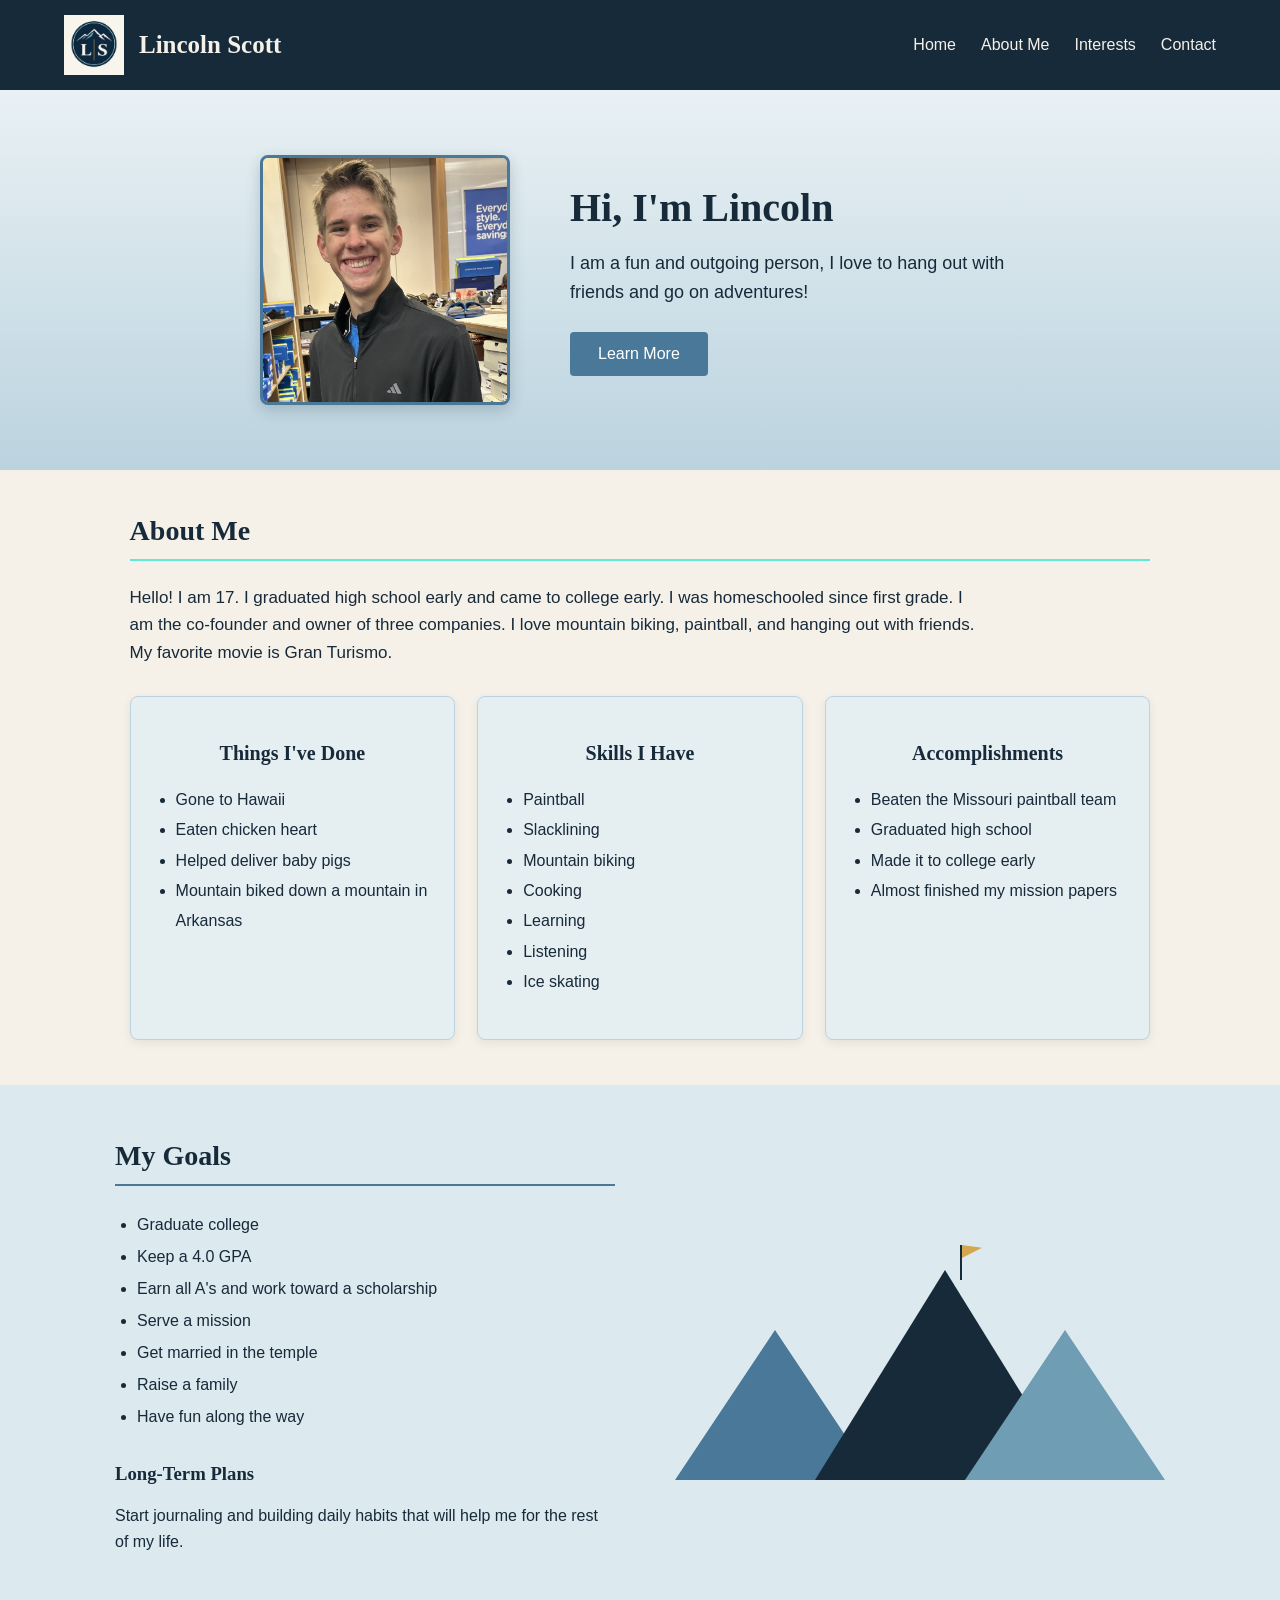
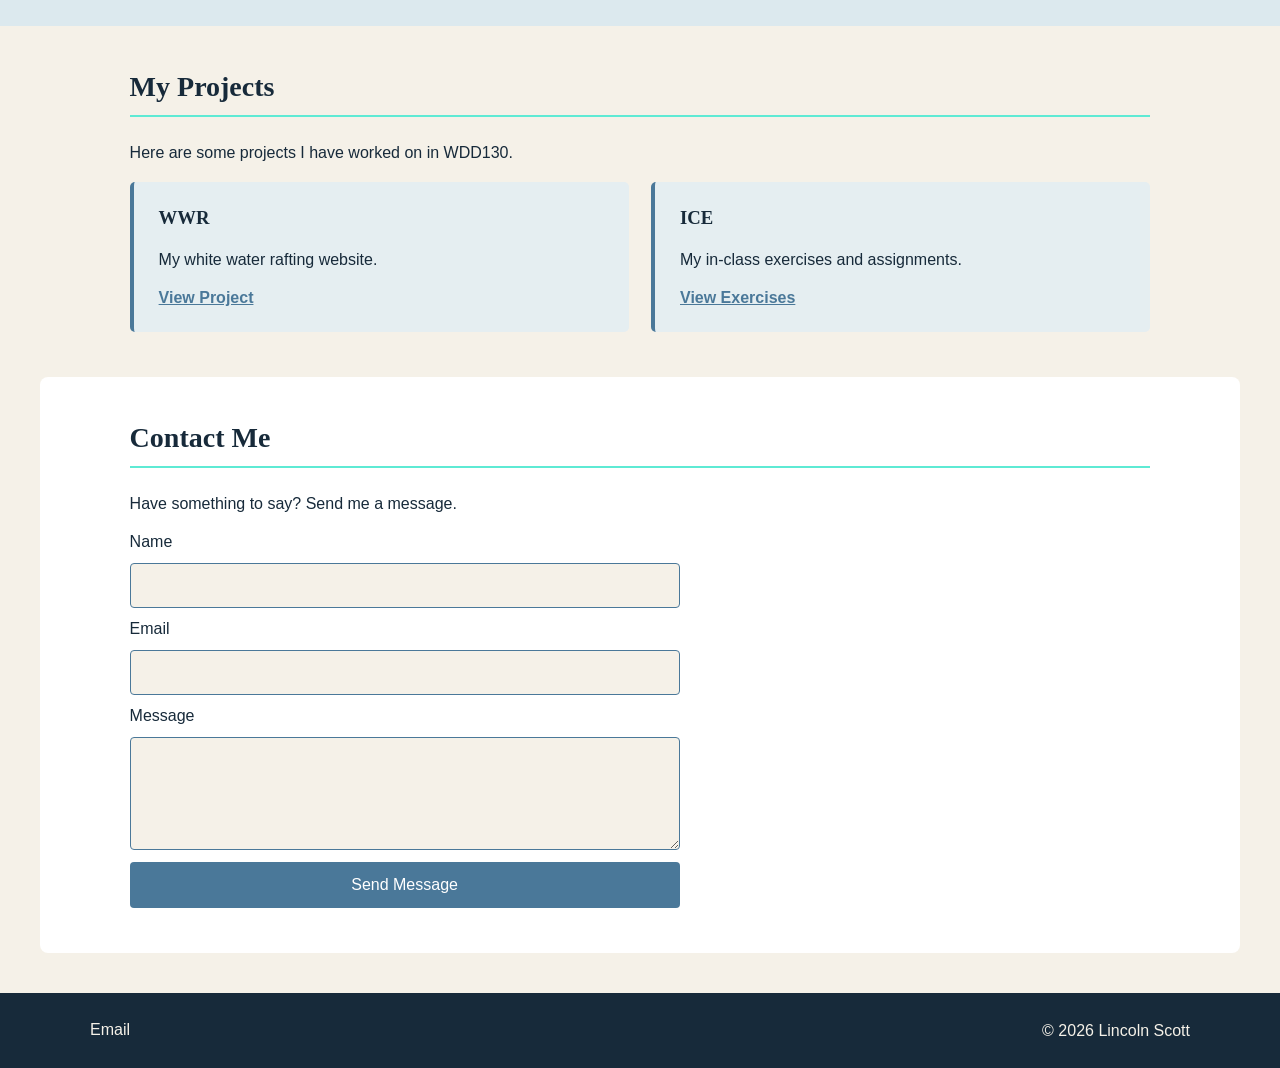
<file: portal_page/index.html>
<!DOCTYPE html>
<html lang="en">
<head>
    <meta charset="UTF-8">
    <meta name="viewport" content="width=device-width, initial-scale=1.0">
    <title>Lincoln | Portal Page</title>
    <link rel="stylesheet" href="style.css?v=2">
</head>
<body>

    <header>
        <div class="header-content">
            <div class="branding">
                <img src="img/logo.png" alt="Lincoln Scott logo">
                <h1>Lincoln Scott</h1>
            </div>

            <nav>
                <a href="index.html">Home</a>
                <a href="#about">About Me</a>
                <a href="#interests">Interests</a>
                <a href="#contact">Contact</a>
            </nav>
        </div>
    </header>

    <main>

        <!-- Welcome Section -->
        <section class="hero" id="home">
            <div class="hero-content">

                <div class="hero-image">
                    <img src="picture_of_me.jpeg" alt="Picture of me">                
                </div>

                <div class="hero-text">
                    <h2>Hi, I'm Lincoln</h2>
                    <p>I am a fun and outgoing person, I love to hang out with friends and go on adventures!</p>
                    <a class="button" href="#about">Learn More</a>
                </div>

            </div>
        </section>

        <!-- About Me -->
        <section class="about section" id="about">
            <h2>About Me</h2>

            <div class="about-intro">
                <p>
                    Hello! I am 17. I graduated high school early
                    and came to college early. I was homeschooled
                    since first grade. I am the co-founder and owner
                    of three companies. I love mountain biking,
                    paintball, and hanging out with friends.
                    My favorite movie is Gran Turismo.
                </p>
            </div>

            <div class="cards">

                <article class="info-card">
                    <h3>Things I've Done</h3>
                    <ul>
                        <li>Gone to Hawaii</li>
                        <li>Eaten chicken heart</li>
                        <li>Helped deliver baby pigs</li>
                        <li>Mountain biked down a mountain in Arkansas</li>
                    </ul>
                </article>

                <article class="info-card" id="interests">
                    <h3>Skills I Have</h3>
                    <ul>
                        <li>Paintball</li>
                        <li>Slacklining</li>
                        <li>Mountain biking</li>
                        <li>Cooking</li>
                        <li>Learning</li>
                        <li>Listening</li>
                        <li>Ice skating</li>
                    </ul>
                </article>

                <article class="info-card">
                    <h3>Accomplishments</h3>
                    <ul>
                        <li>Beaten the Missouri paintball team</li>
                        <li>Graduated high school</li>
                        <li>Made it to college early</li>
                        <li>Almost finished my mission papers</li>
                    </ul>
                </article>

            </div>
        </section>

        <!-- Goals -->
        <section class="goals section">
            <div class="goals-content">
                <div class="goals-text">
                    <h2>My Goals</h2>

                    <ul>
                        <li>Graduate college</li>
                        <li>Keep a 4.0 GPA</li>
                        <li>Earn all A's and work toward a scholarship</li>
                        <li>Serve a mission</li>
                        <li>Get married in the temple</li>
                        <li>Raise a family</li>
                        <li>Have fun along the way</li>
                    </ul>

                    <h3>Long-Term Plans</h3>
                    <p>
                        Start journaling and building daily habits
                        that will help me for the rest of my life.
                    </p>
                </div>

                <div class="mountain-art">
                    <div class="mountain mountain-one"></div>
                    <div class="mountain mountain-two"></div>
                    <div class="mountain mountain-three"></div>
                    <div class="flag"></div>
                </div>
            </div>
        </section>

        <!-- Projects -->
        <section class="projects section">
            <h2>My Projects</h2>
            <p>Here are some projects I have worked on in WDD130.</p>

            <div class="project-list">
                <article>
                    <h3>WWR</h3>
                    <p>My white water rafting website.</p>
                    <a href="wwr/index.html">View Project</a>
                </article>

                <article>
                    <h3>ICE</h3>
                    <p>My in-class exercises and assignments.</p>
                    <a href="ice/">View Exercises</a>
                </article>
            </div>
        </section>

        <!-- Contact -->
        <section class="contact section" id="contact">
            <h2>Contact Me</h2>
            <p>Have something to say? Send me a message.</p>

            <form>
                <label for="name">Name</label>
                <input type="text" id="name" name="name" required>

                <label for="email">Email</label>
                <input type="email" id="email" name="email" required>

                <label for="message">Message</label>
                <textarea id="message" name="message" rows="5" required></textarea>

                <button type="submit">Send Message</button>
            </form>
        </section>

    </main>

    <footer>
        <div class="footer-content">
            <div>
                <a href="mailto:Linc3.141592@gmail.com">Email</a>
            </div>

            <p>© 2026 Lincoln Scott</p>
        </div>
    </footer>

</body>
</html>
</file>
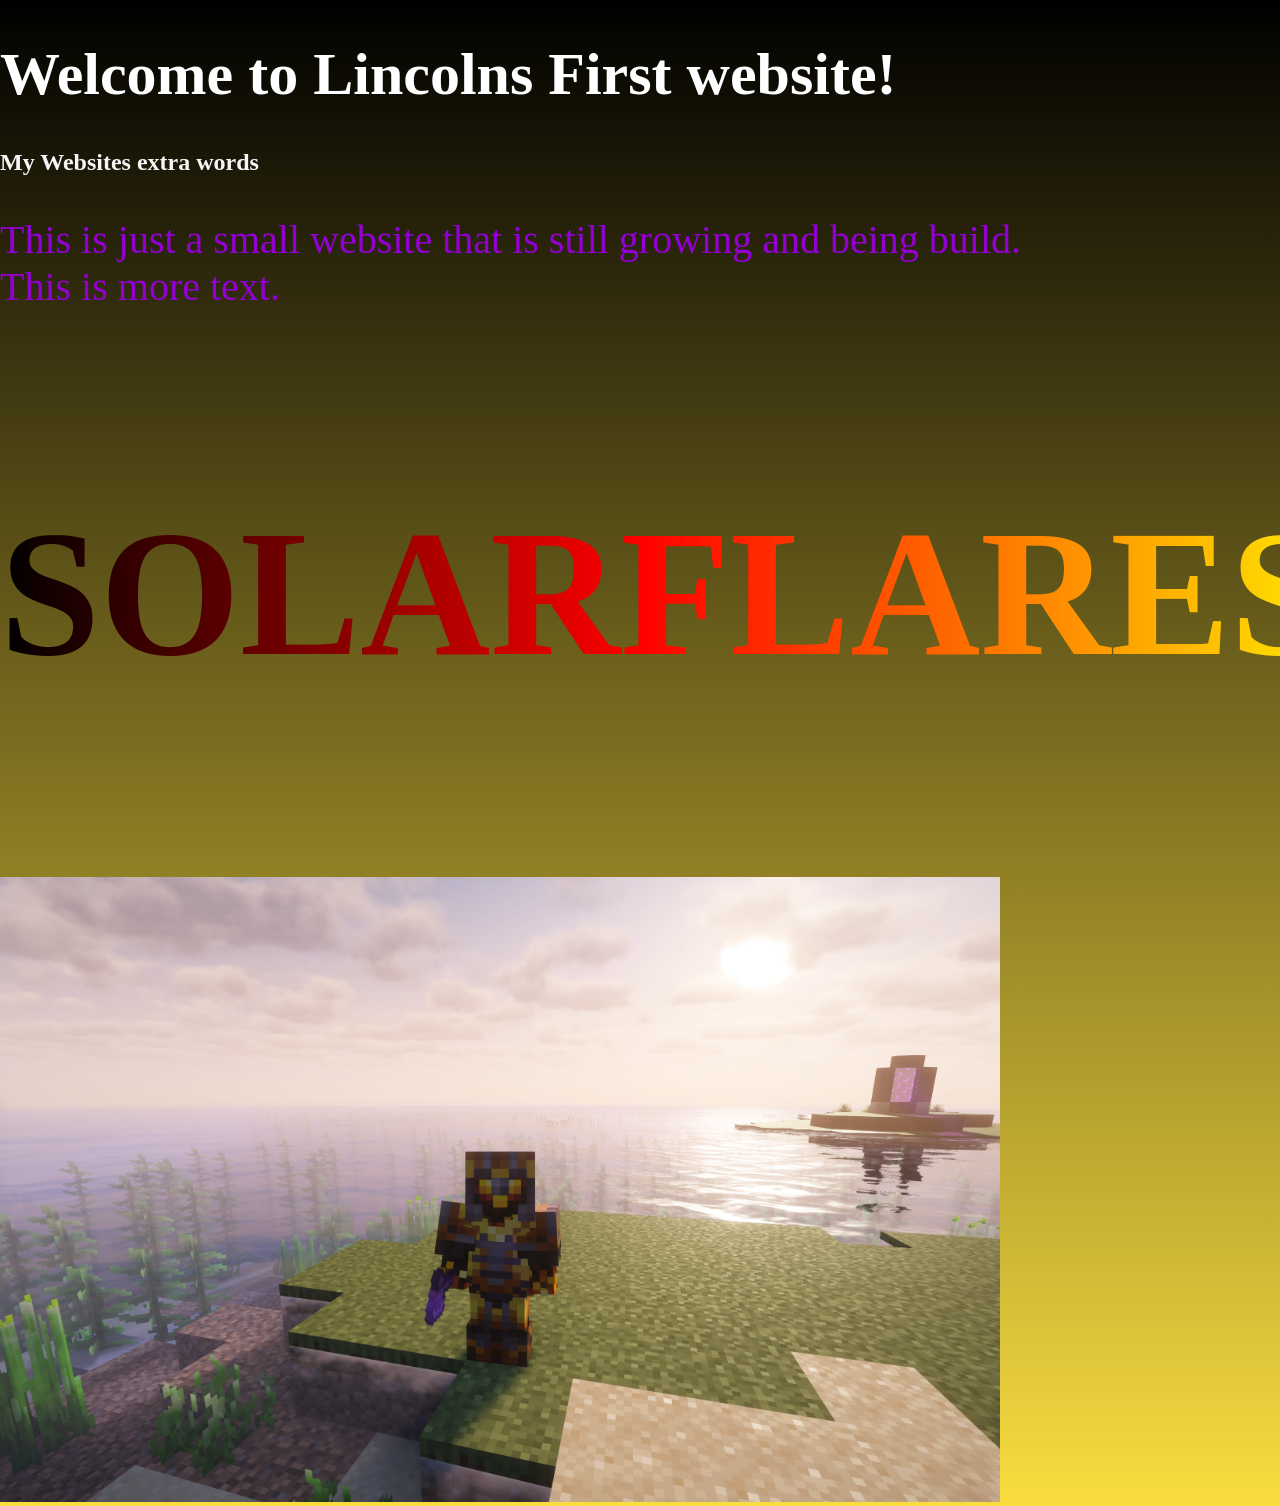
<file: practices/index.html>
<!DOCTYPE html>
<html lang="en">
<head>
    <meta charset="UTF-8">
    <meta name="viewport" content="width=device-width, initial-scale=1.0">
    <title>Lincoln Scotts first website</title>
    <link rel="stylesheet" href="details/details.css">
</head>
<body>
    <h1>Welcome to Lincolns First website!</h1>
    <h2 id="extra-words">My Websites extra words</h2>
    <p>This is just a small website that is still growing and being build.<br>
        This is more text.
    </p>
    <h3 id="cool-fade">SOLARFLARES_OF_POWER</h3>
    <img src="images/MCimg.png" alt="MC picture">

</body>
</html>
</file>
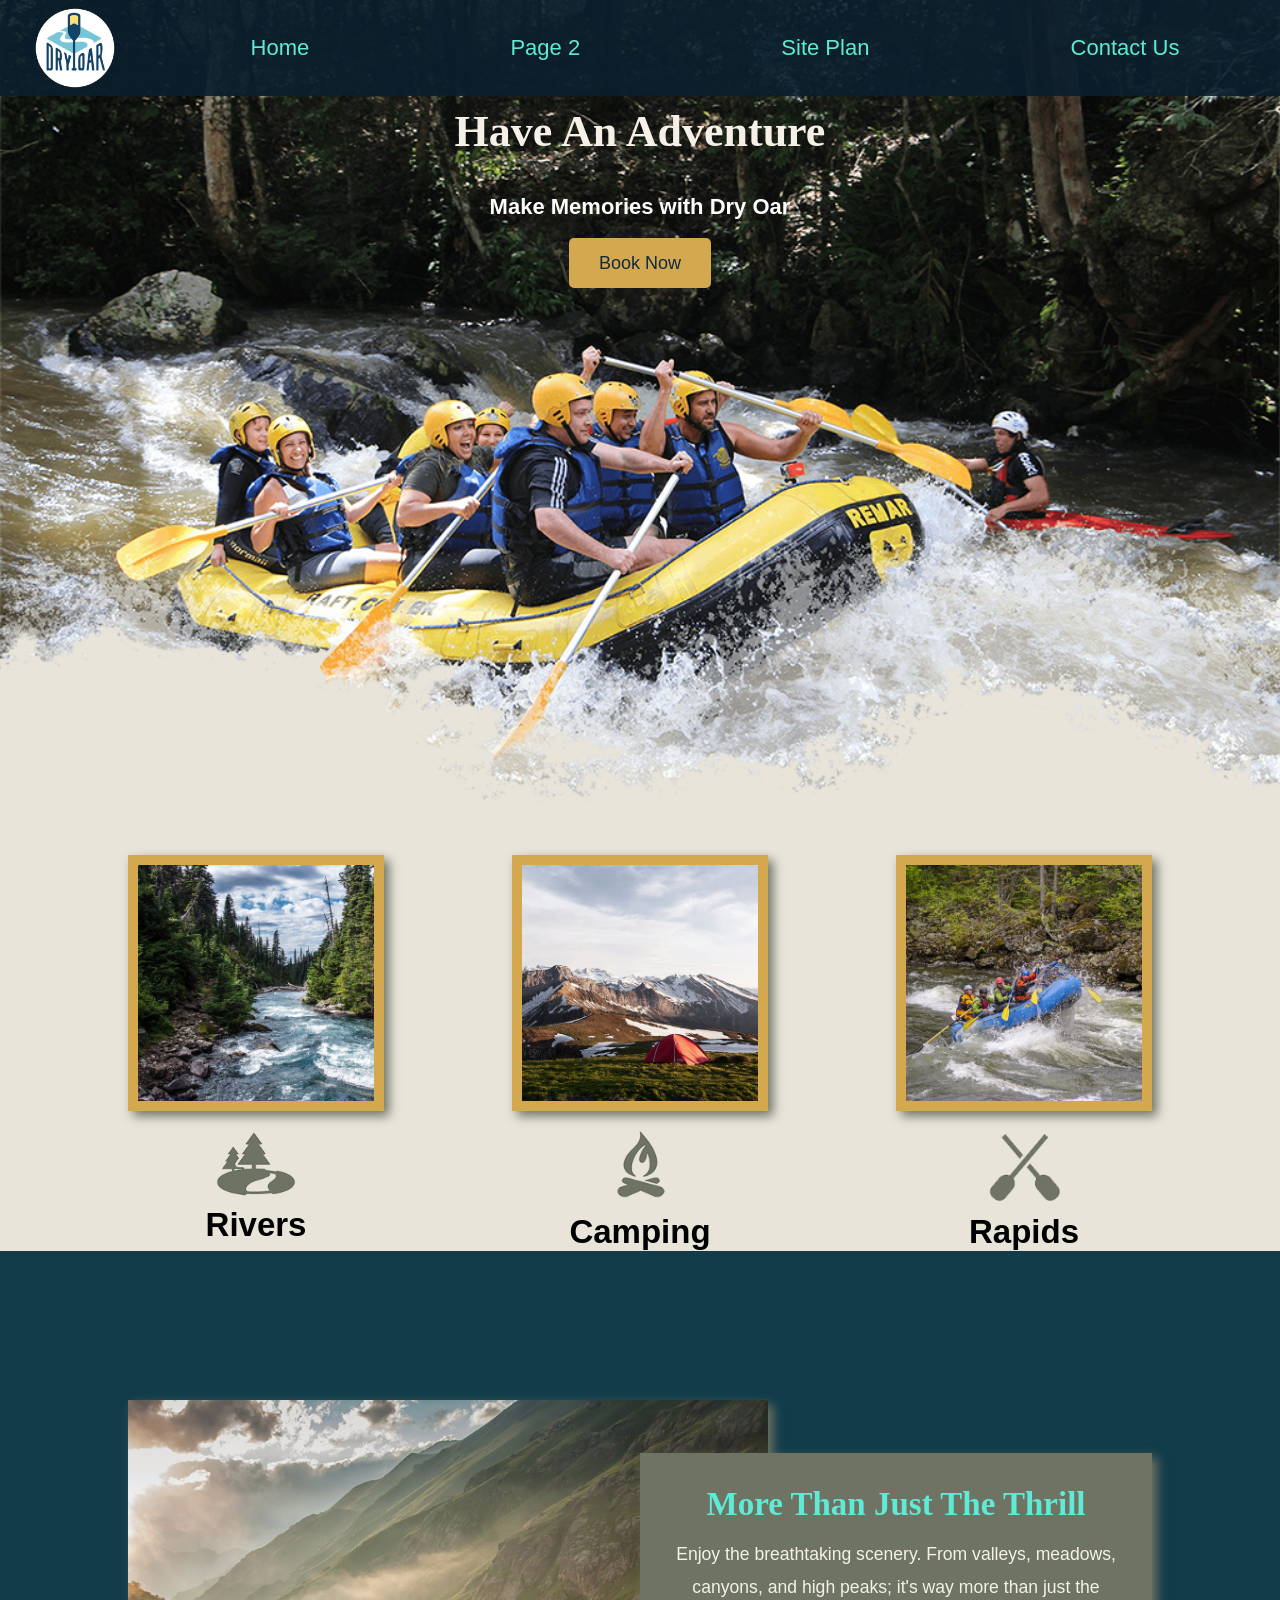
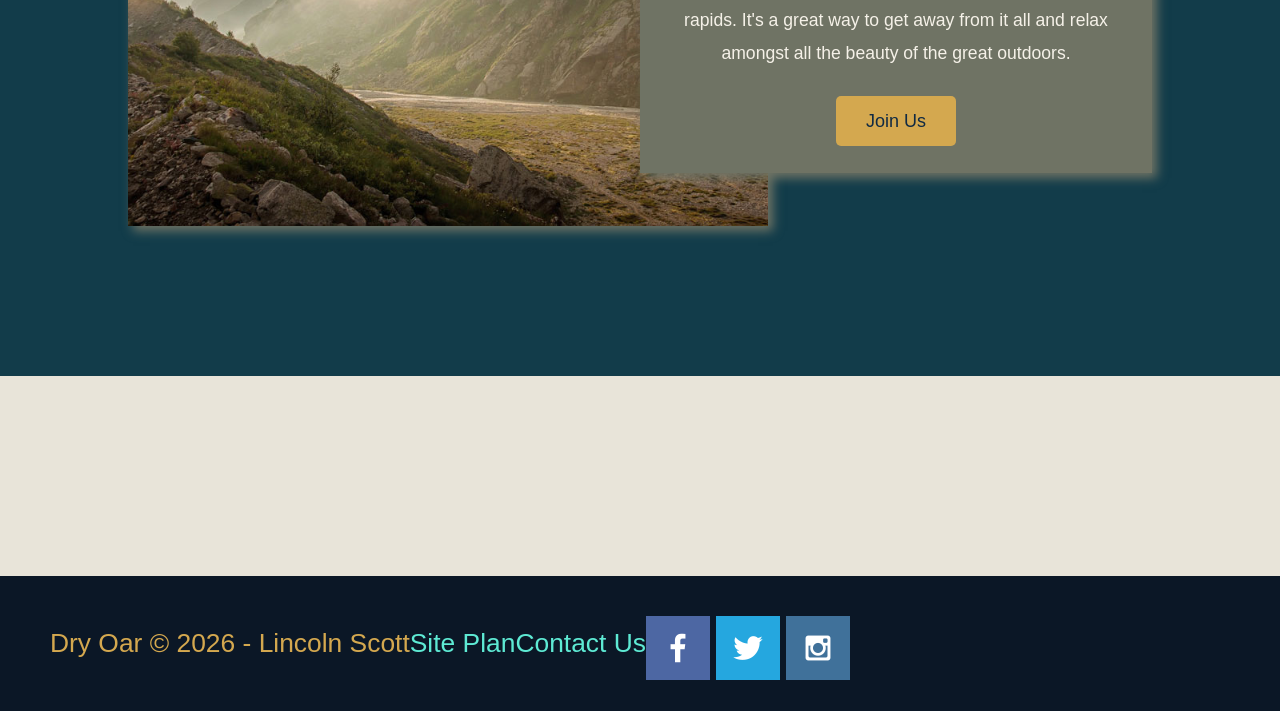
<file: wwr/index.html>
<!DOCTYPE html>
<html lang="en">
<head>
    <meta charset="UTF-8">
    <meta name="viewport" content="width=device-width, initial-scale=1.0">
    <title>Whitewater Rafting Vacations | Dry Oar Boating | Home</title>
    <link rel="stylesheet" href="styles/style.css">

</head>
<body>
    <div id="content">
        <header>
            <a id="logo_link" href="index.html">
                <img class="logo" src="images/logo.png" alt="Dry Oar Logo">
        </a>
        <nav>
            <a href="index.html">Home</a>
            <a href="#">Page 2</a>
            <a href="site-plan-rafting.html">Site Plan</a>
            <a href="contactus.html">Contact Us</a>
        </nav>
    </header>

    <div id="hero">
        <div id="hero-box">
            <img id="hero-img" src="images/hero.png" alt="People enjoying white water rafting">
        </div>
        <section id="hero-msg">
            <h1 class="home-title">Have An Adventure</h1>
            <h4>Make Memories with Dry Oar </h4>
            <div class='button-box'>
                <a class='book' href="contactus.html">Book Now</a>
            </div>
        </section>
    </div>

    <main class="home-grid">
        <section class="rivers-card">
            <img class="card-img" src="images/rivers.jpg" alt="river in forest">
            <img class="icon" src="images/river_icon.png" alt="river icon">
            <h2>Rivers</h2>
        </section>
        <section class="camping-card">
            <img class="card-img" src="images/camping.jpg" alt="tent in mountains">
            <img class="icon" src="images/fire_icon.png" alt="fire icon">
            <h2>Camping</h2>
        </section>
        <section class="rapids-card">
            <img class="card-img" src="images/rapids.jpg" alt="rafting boat">
            <img class="icon" src="images/oars.png" alt="oars icon">
            <h2>Rapids</h2>
        </section>
        <div id="background"></div>
        <img class="mountains" src="images/mountains.jpg" alt="Misty mountains">
        <section class="msg">
            <h2>More Than Just The Thrill</h2>
            <p>Enjoy the breathtaking scenery. From valleys, meadows, canyons, and high peaks; it's way more than just the rapids. It's a great way to get away from it all and relax amongst all the beauty of the great outdoors. </p>
            <a class='join' href="rivers.html">Join Us</a>
        </section>
    </main>

    <footer>
        <p>Dry Oar &copy; 2026 - Lincoln Scott</p>
        <p><a href="site-plan-rafting.html">Site Plan</a></p>
        <p><a href="contactus.html">Contact Us</a></p>

            <!--IN THIS AREA THE TARGET BLANK MAKES IT SO THAT THE LINK TAKES THEM TO A NEW SCREEN. -->

        <div class="social">
            <a target="_blank"
            href="https://facebook.com">
                <img src="images/facebook.png" alt="fb icon">
            </a>
            <a target="_blank"
            href="https://twitter.com">
                <img src="images/twitter.png" alt="twitter icon">
            </a>
            <a target="_blank"
            href="https://instagram.com">
                <img src="images/instagram.png" alt="instagram icon">
            </a>
        </div>
       </footer>
   </div>
</body>
</html>
</file>
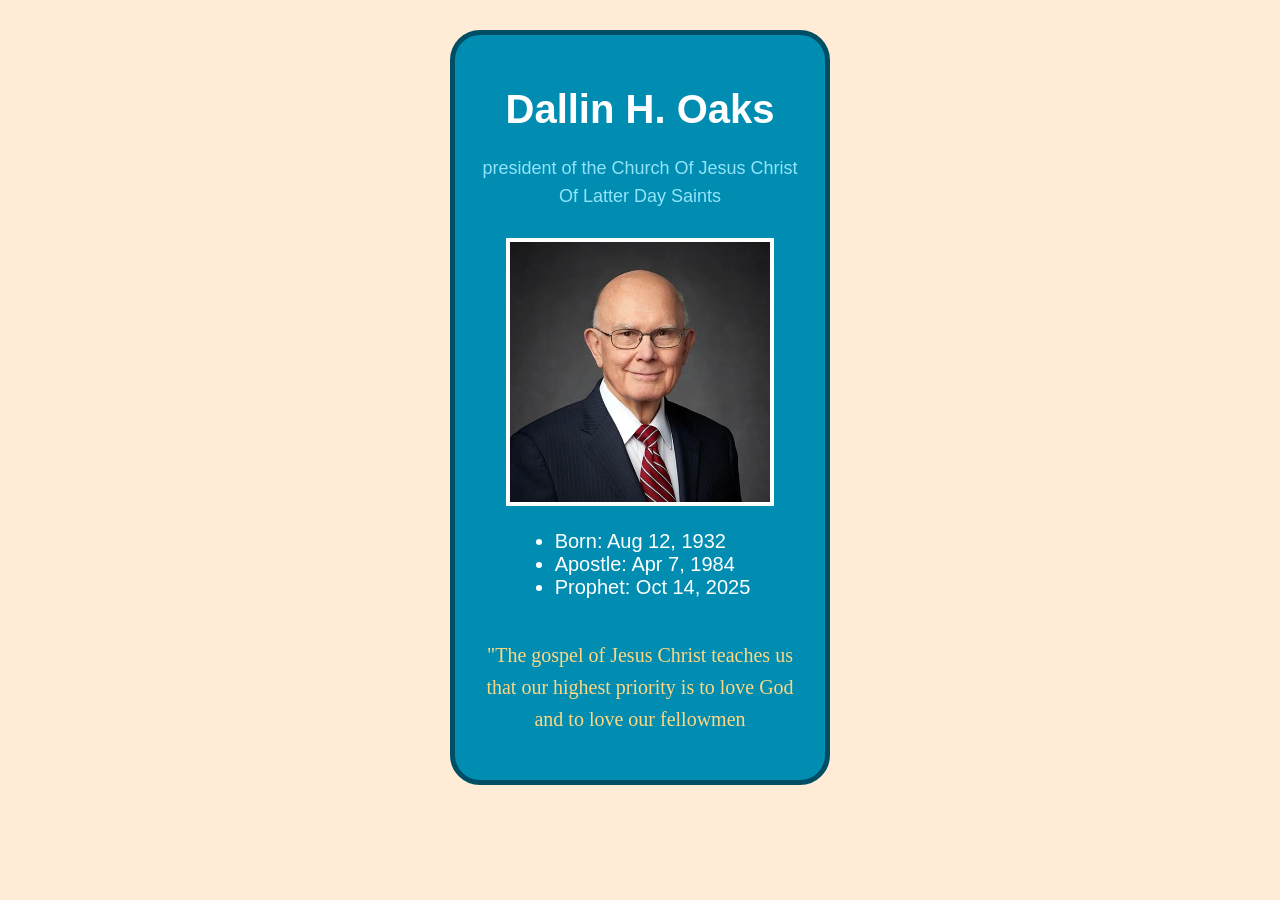
<file: ice/ice1/index.html>
<!DOCTYPE html>
<html lang="en">
<head>
    <meta charset="UTF-8">
    <meta name="viewport" content="width=device-width, initial-scale=1.0">
    <title>Document</title>
    <link rel="stylesheet" href="prophet_card.css">
</head>
<body>
    <div id ="content">
        <h1>Dallin H. Oaks</h1>
        <h2><a href="https://www.churchofjesuschrist.org" >president of the Church Of Jesus Christ Of Latter Day Saints</a></h2>
        <img src="dallin_oaks.jpg" alt="Dallin H. Oaks">
      <ul>
        <li>Born: Aug 12, 1932</li>
        <li>Apostle: Apr 7, 1984</li>
        <li>Prophet: Oct 14, 2025</li>
      </ul>
        <h3>"The gospel of Jesus Christ teaches us that our highest priority is to love God and to love our fellowmen</h3>
        




    </div>
    
</body>
</html>
</file>
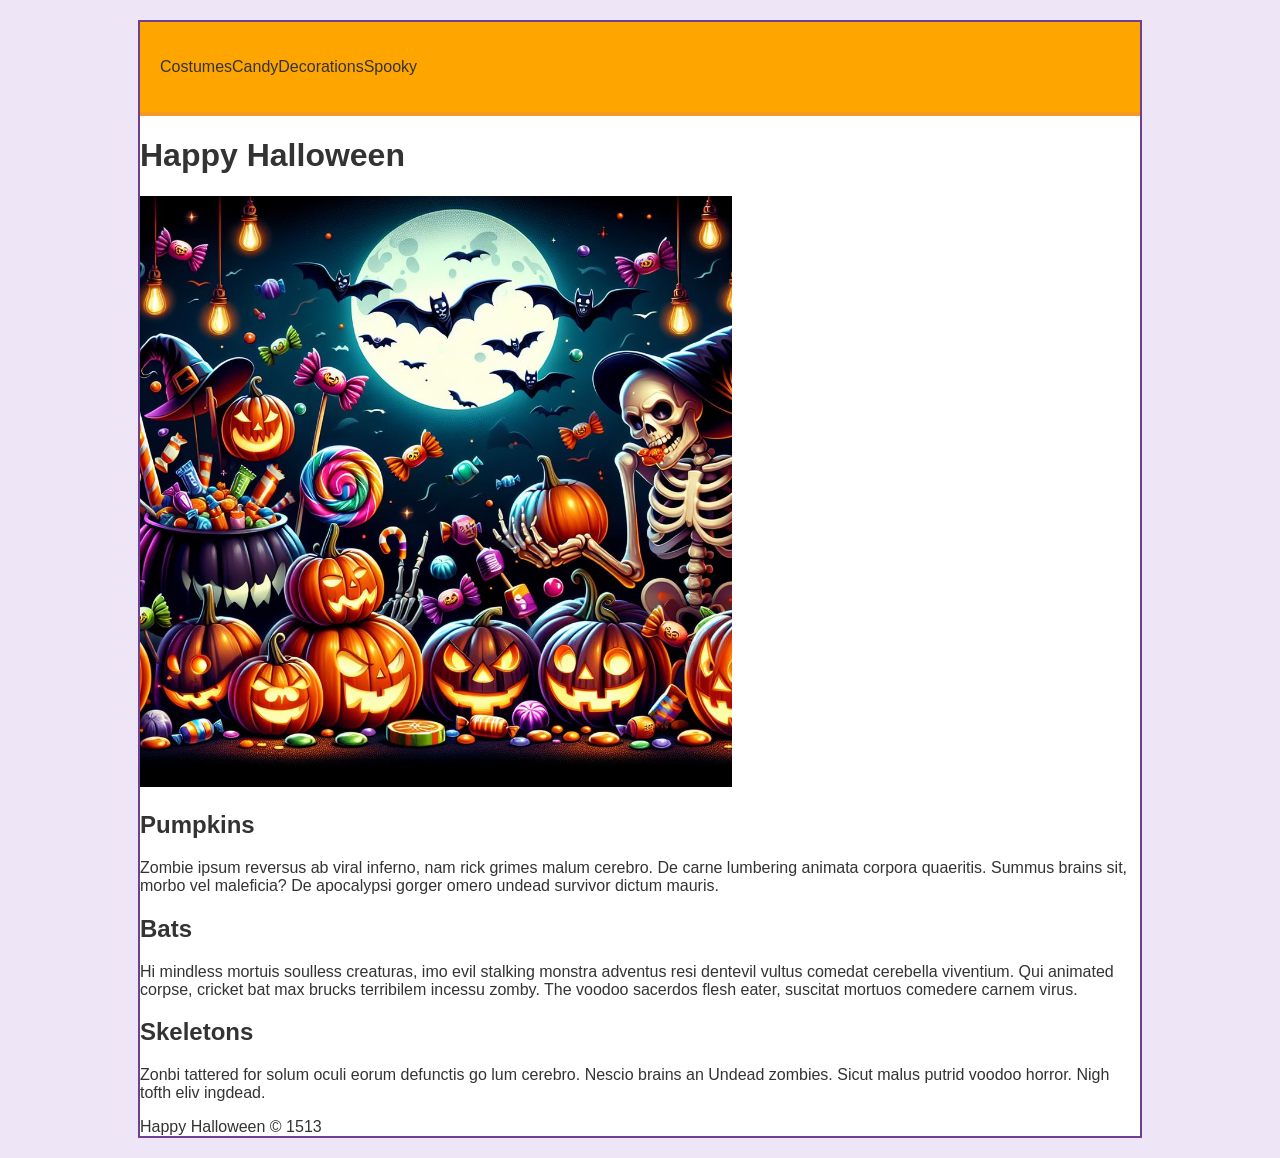
<file: ice/ice3/index.html>
<!-- For this activity you are not allowed to change
 the HTML code, only the CSS -->

<!DOCTYPE html>
<html lang="en">

<head>
    <meta charset="UTF-8">
    <meta name="viewport" content="width=device-width, initial-scale=1.0">
    <title>Document</title>
<link rel="stylesheet" href="styles.css">
</head>

<body>
    <div id="wrapper">
        <header>
            <nav>
                <ul>
                    <li>Costumes</li>
                    <li>Candy</li>
                    <li>Decorations</li>
                    <li>Spooky</li>
                </ul>
            </nav>
        </header>
        <main>
            <h1>Happy Halloween</h1>
            <img src="halloween.png" alt="Halloween">
            <section>
                <h2>Pumpkins</h2>
                <p>Zombie ipsum reversus ab viral inferno, nam rick grimes
                    malum cerebro. De carne lumbering animata corpora quaeritis.
                    Summus brains sit​​, morbo vel maleficia? De apocalypsi gorger
                    omero undead survivor dictum mauris. </p>
            </section>
            <section>
                <h2>Bats</h2>
                <p>Hi mindless mortuis soulless
                    creaturas, imo evil stalking monstra adventus resi dentevil vultus
                    comedat cerebella viventium. Qui animated corpse, cricket bat max
                    brucks terribilem incessu zomby. The voodoo sacerdos flesh eater,
                    suscitat mortuos comedere carnem virus.</p>
            </section>
            <section>
                <h2>Skeletons</h2>
                <p>Zonbi tattered for solum oculi
                    eorum defunctis go lum cerebro. Nescio brains an Undead zombies. Sicut
                    malus putrid voodoo horror. Nigh tofth eliv ingdead.</p>
            </section>
        </main>
        <footer>
            Happy Halloween &copy; 1513
        </footer>
    </div>
</body>

</html>
</file>
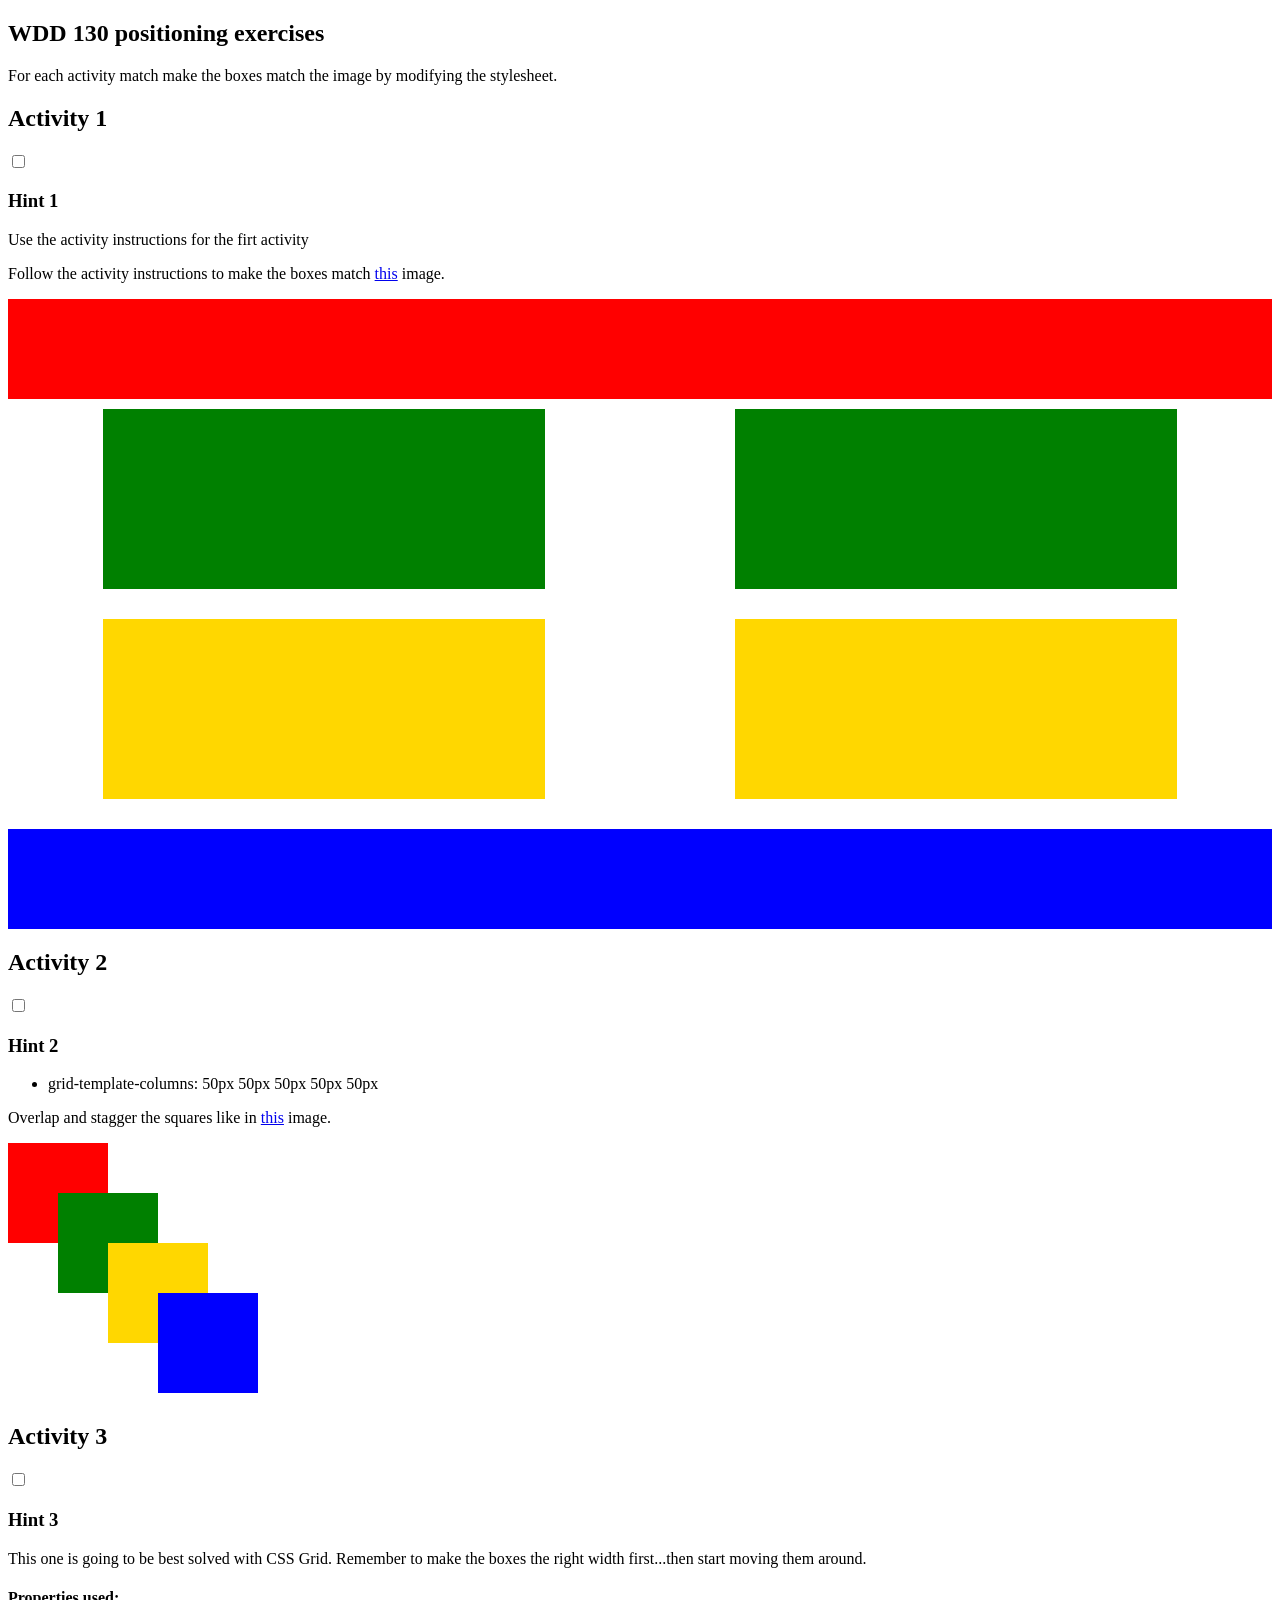
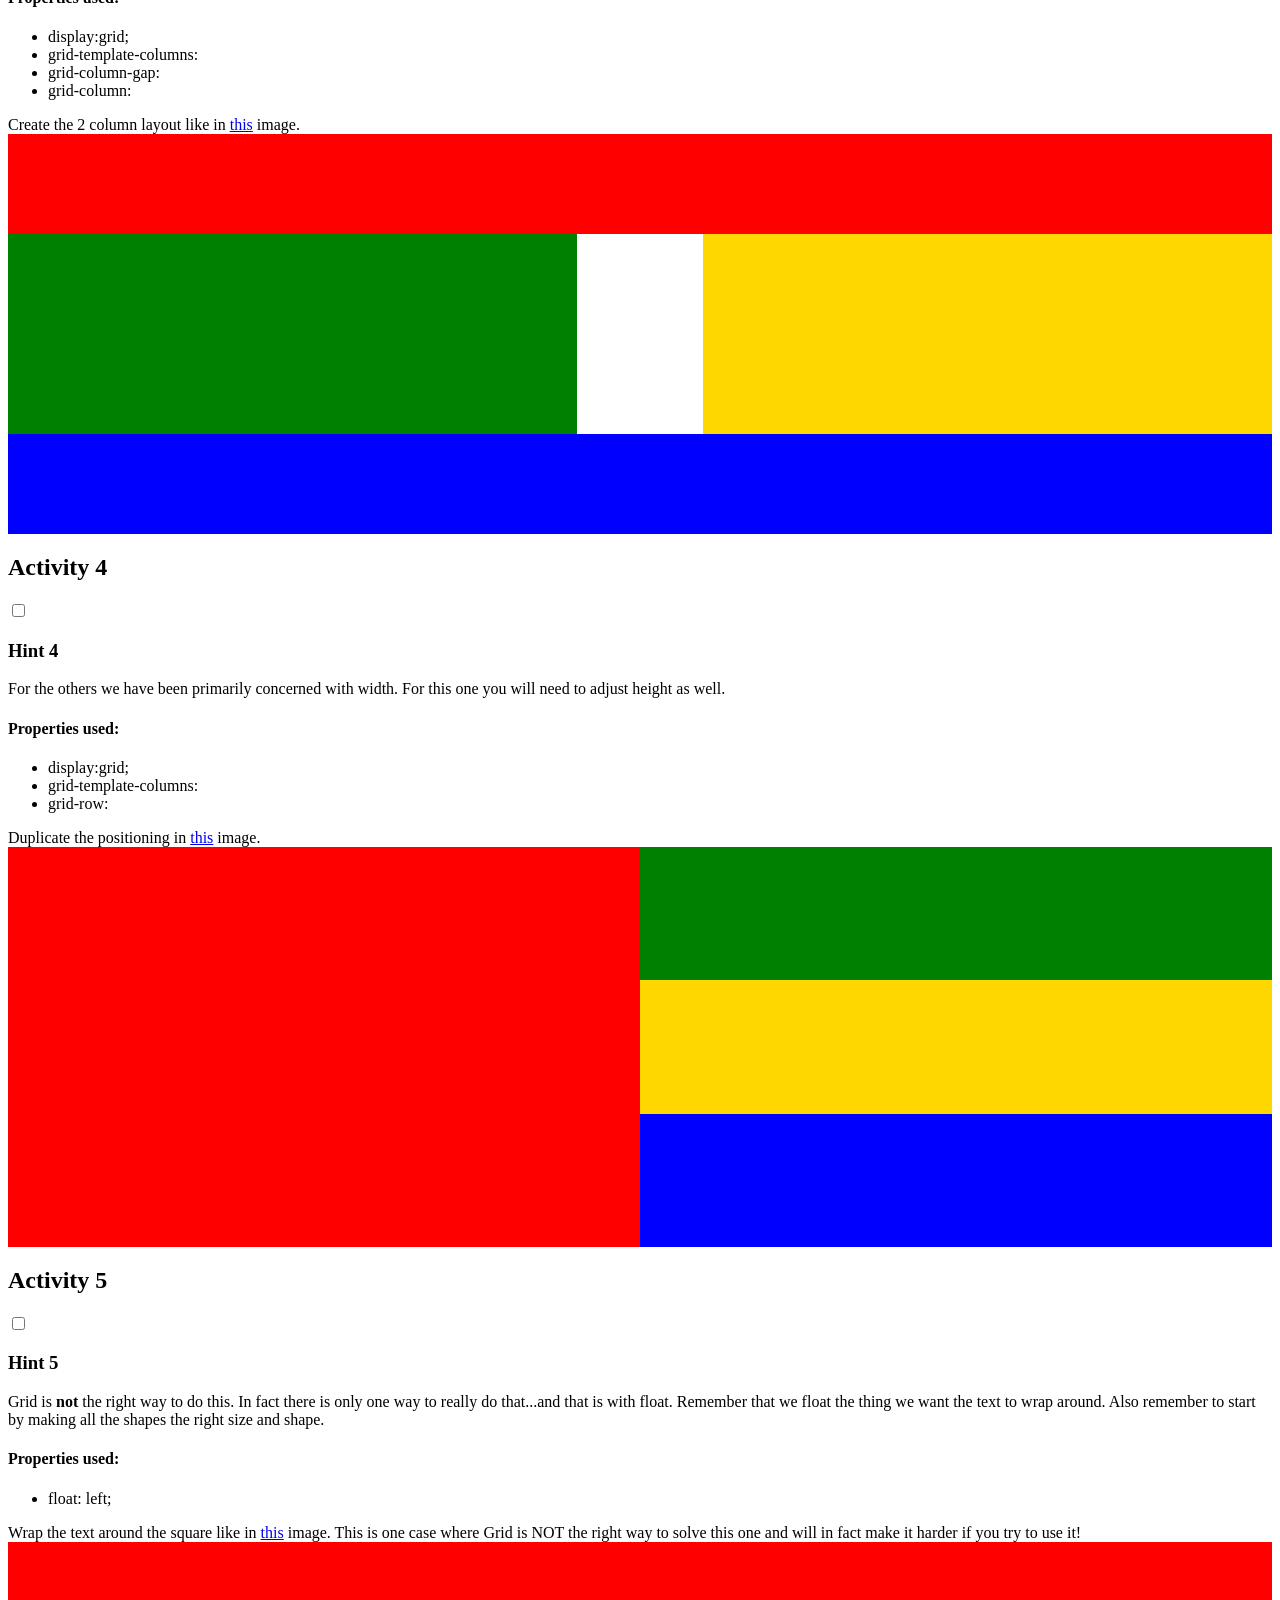
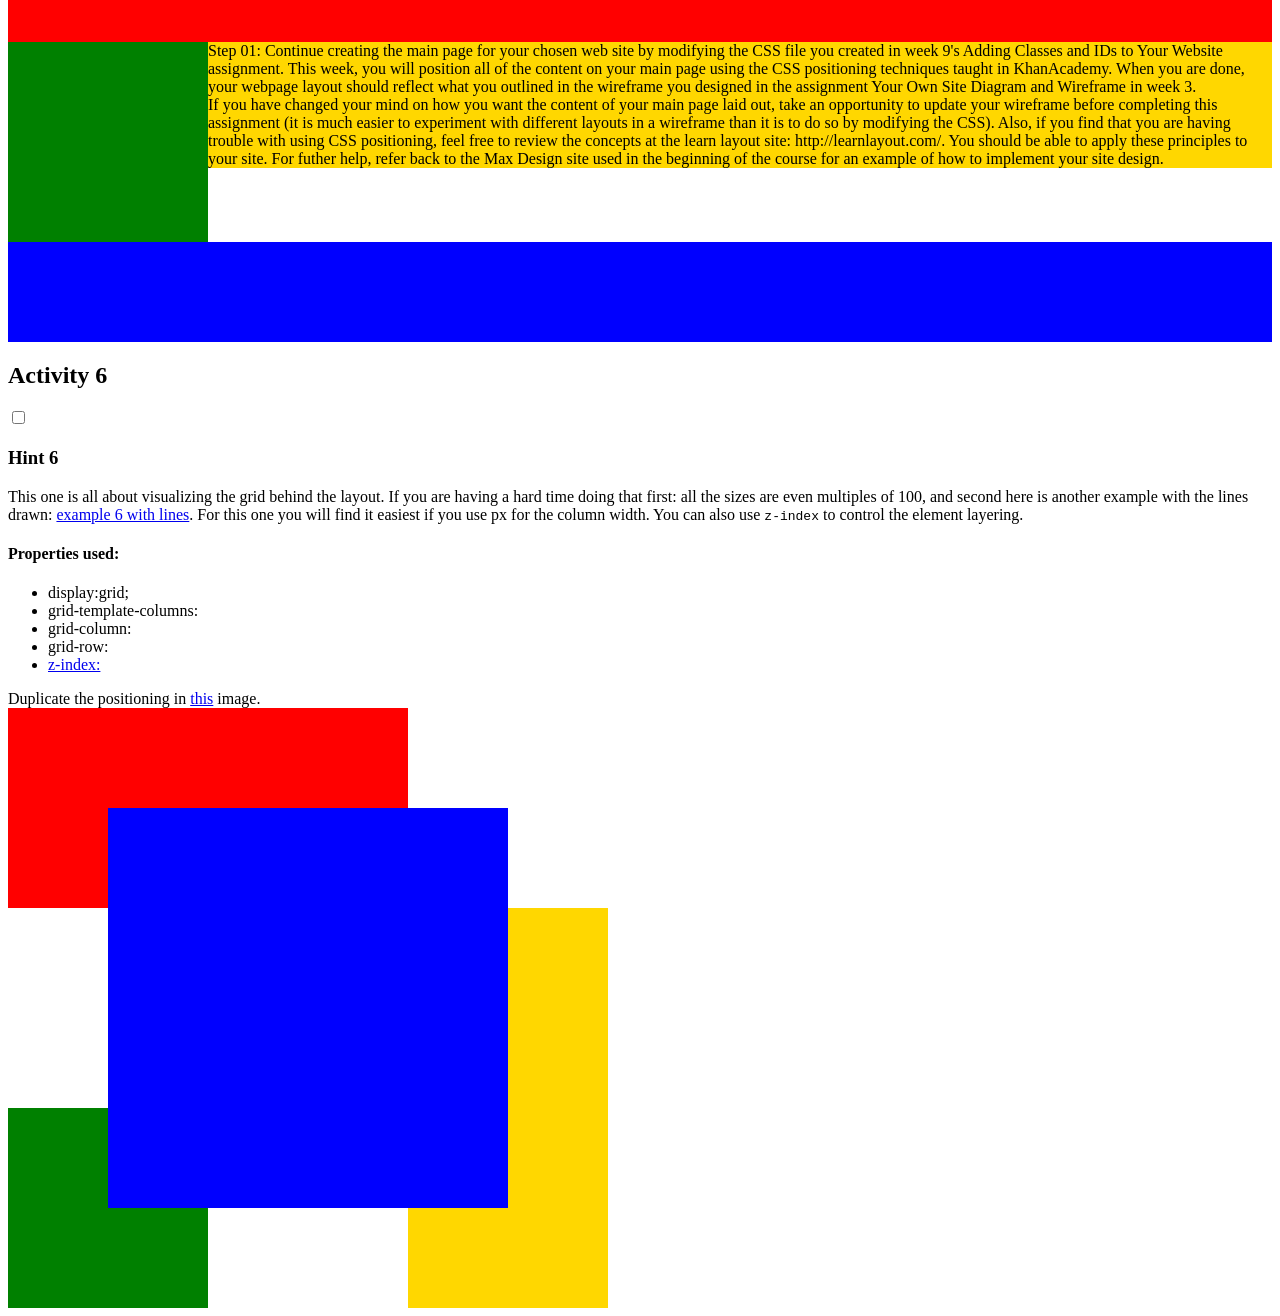
<file: ice/ice4/positioning.html>
<!DOCTYPE html>
<html lang="en">
  <head>
    <!-- HTML - Name: positioning.html -->
    <title>Positioning Activity</title>
    <link rel="stylesheet" type="text/css" href="positionstyles.css" />
  </head>
  <body>
    <div class="activity">
      <h2>WDD 130 positioning exercises</h2>
      For each activity match make the boxes match the image by modifying the stylesheet.</div>
    <div class="activity">
      <h2>Activity 1</h2>
      <section class="hint"><input type="checkbox" ><i></i> <h3>Hint 1</h3><div><p>Use the activity instructions for the firt activity</a></p></div></section>
      <p>Follow the activity instructions to make the boxes match  <a href="images/example1.png" target="_blank">this</a> image.</p>
      <div class="content1" >
        <div class="red1" ></div>
        <div class="green1" ></div>
        <div class="green1" ></div>
        <div class="yellow1"></div>
        <div class="yellow1"></div>
        <div class="blue1"></div>
      </div>
    </div>
    <div class="activity">
      <h2>Activity 2</h2>
      <section class="hint"><input type="checkbox" > <h3>Hint 2</h3><i></i><div>
      <ul>
      <li>grid-template-columns: 50px 50px 50px 50px 50px </li></ul></div></section>
      <p>Overlap and stagger the squares like in <a href="images/example2.png" target="_blank">this</a> image.</p>
      <div class="content2" >
        <div class="red2" ></div>
        <div class="green2" ></div>
        <div class="yellow2"></div>
        <div class="blue2"></div>
      </div>
    </div>
    <div class="activity">
      <h2>Activity 3</h2>
      <section class="hint"><input type="checkbox" > <h3>Hint 3</h3><i></i><div><p>This one is going to be best solved with CSS Grid. Remember to make the boxes the right width first...then start moving them around. </p><h4>Properties used:</h4><ul><li>display:grid;</li><li>grid-template-columns:</li><li>grid-column-gap:</li>
        <li>grid-column:</li>  </ul></div></section>
      Create the 2 column layout like in <a href="images/example3.png" target="_blank">this</a>  image.
      <div class="content3" >
        <div class="red3" ></div>
        <div class="green3" ></div>
        <div class="yellow3"></div>
        <div class="blue3"></div>
      </div>
    </div>
    <div class="activity">
      <h2>Activity 4</h2>
      <section class="hint"><input type="checkbox" > <h3>Hint 4</h3><i></i><div><p>For the others we have been primarily concerned with width. For this one you will need to adjust height as well. </p><h4>Properties used:</h4><ul><li>display:grid;</li><li>grid-template-columns:</li><li>grid-row:</li></ul></div></section>
      Duplicate the positioning in <a href="images/example4.png" target="_blank">this</a> image. 
      <div class="content4" >
        <div class="red4" ></div>
        <div class="green4" ></div>
        <div class="yellow4"></div>
        <div class="blue4"></div>
      </div>
    </div>

    <div class="activity">
      <h2>Activity 5</h2>
      <section class="hint"><input type="checkbox" > <h3>Hint 5</h3><i></i><div><p>Grid is <strong>not</strong> the right way to do this.  In fact there is only one way to really do that...and that is with float. Remember that we float the thing we want the text to wrap around.  Also remember to start by making all the shapes the right size and shape.</p><h4>Properties used:</h4><ul><li>float: left;</li></ul></div></section>
      Wrap the text around the square like in <a href="images/example5.png" target="_blank">this</a> image. This is one case where Grid is NOT the right way to solve this one and will in fact make it harder if you try to use it!
      <div class="content5" >
        <div class="red5" ></div>
        <div class="green5" ></div>
        <div class="yellow5">Step 01: Continue creating the main page for your chosen web site by modifying the CSS file you created in week 9's Adding Classes and IDs to Your Website assignment. This week, you will position all of the content on your main page using the CSS positioning techniques taught in KhanAcademy. When you are done, your webpage layout should reflect what you outlined in the wireframe you designed in the assignment Your Own Site Diagram and Wireframe in week 3. <br />
          If you have changed your mind on how you want the content of your main page laid out, take an opportunity to update your wireframe before completing this assignment (it is much easier to experiment with different layouts in a wireframe than it is to do so by modifying the CSS). Also, if you find that you are having trouble with using CSS positioning, feel free to review the concepts at the learn layout site: http://learnlayout.com/. You should be able to apply these principles to your site. For futher help, refer back to the Max Design site used in the beginning of the course for an example of how to implement your site design.</div>
        <div class="blue5"></div>
      </div>
    </div>
    <div class="activity">
      <h2>Activity 6</h2>
      <section class="hint"><input type="checkbox" > <h3>Hint 6</h3><i></i><div><p>This one is all about visualizing the grid behind the layout. If you are having a hard time doing that first: all the sizes are even multiples of 100, and second here is another example with the lines drawn: <a href="images/example6-hint.png" target="_blank">example 6 with lines</a>. For this one you will find it easiest if you use px for the column width. You can also use <kbd>z-index</kbd> to control the element layering.    </p><h4>Properties used:</h4><ul><li>display:grid;</li><li>grid-template-columns:</li><li>grid-column:</li><li>grid-row:</li><li><a href="https://www.w3schools.com/cssref/pr_pos_z-index.asp" target="_blank">z-index:</a></li></ul></div></section>
      Duplicate the positioning in <a href="images/example6.png" target="_blank">this</a> image.
      <div class="content6" >
        <div class="red6" ></div>
        <div class="green6" ></div>
        <div class="yellow6"></div>
        <div class="blue6"></div>
      </div>
    </div>
  </body>
</html>
</file>
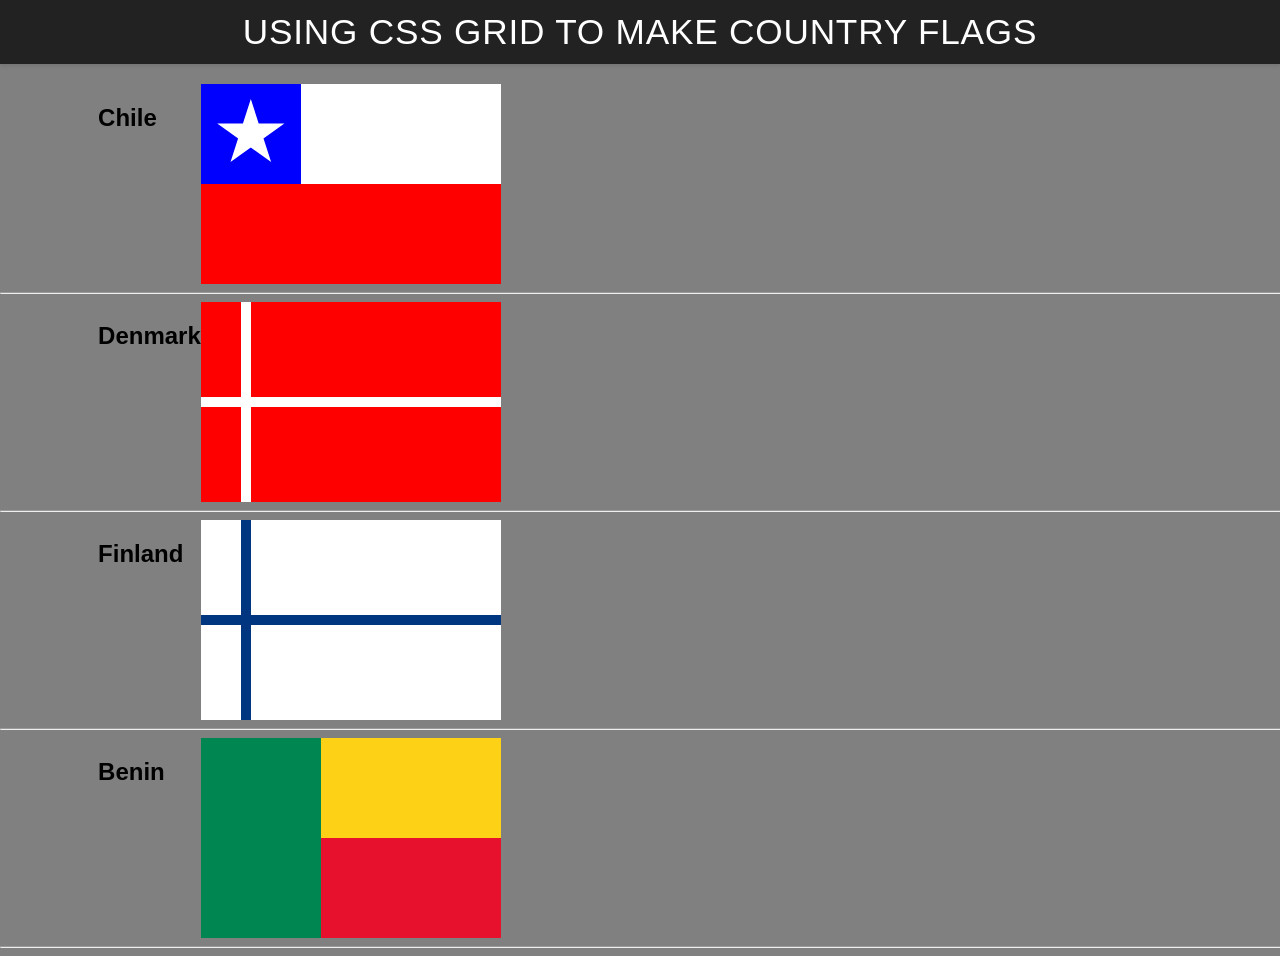
<file: ice/ice5/flags.html>
<!DOCTYPE html>
<html lang="en">

<head>
    <link rel="stylesheet" href="style.css">
    <meta charset="UTF-8">
    <meta name="viewport" content="width=device-width, initial-scale=1.0">
    <title>Flag</title>
    <style>
        body {
            margin: 0;
            font-family: 'Helvetica Neue', sans-serif;
            background-color: gray;
        }

        header {
            background-color: #222;
            color: #fff;
            padding: 0.75rem 1.5rem;
            display: flex;
            align-items: center;
            justify-content: center;
            font-size: 1.1rem;
            letter-spacing: 0.05rem;
            text-transform: uppercase;
            box-shadow: 0 2px 4px rgba(0, 0, 0, 0.1);
        }

        header h1 {
            margin: 0;
            font-weight: 400;
        }
        main {
            display: grid;
            grid-template-columns: .1fr .1fr 1fr .1fr;
            margin-top: 20px;
        }
        hr {
            width: 100%;
            grid-column: 1 / 5;
        }
        h2 {
            grid-column: 2/3;
        }

        #blue {
            background: blue;
            grid-column: 1 / 2;
            display: grid;
            align-items: center;
            justify-items: center;
        }

        #white {
            background: white;
            grid-column: 2 / 4;
        }

        #red {
            background: red;
            grid-column: 1 / 4;
        }

        #chile {
            display: grid;
            grid-template-columns: 1fr 1fr 1fr;
            grid-template-rows: 1fr 1fr;
            height: 200px;
            width: 300px;
        }

        .star {
            width: 70px;
            aspect-ratio: 1;
            background: white;
            clip-path: polygon(50% 0, 79% 90%, 2% 35%, 98% 35%, 21% 90%);
        }
    </style>
</head>

<body>
    <header>
        <h1>Using CSS Grid to make Country Flags</h1>
    </header>
    <main>
        <h2>Chile</h2>
        <div id="chile">
            <div id="blue">
                <div class="star"></div>
            </div>
            <div id="white"></div>
            <div id="red"></div>
        </div>
        <hr>

        <h2>Denmark</h2>
        <div id="denmark">
            <div id="dred1"></div>
            <div id="dred2"></div>
            <div id="dred3"></div>
            <div id="dred4"></div>
        </div>
        <hr>

        <h2>Finland</h2>
        <div id="finland">
            <div id="fwhite1"></div>
            <div id="fwhite2"></div>
            <div id="fwhite3"></div>
            <div id="fwhite4"></div>
        </div>
        <hr>

        <h2>Benin</h2>
        <div id="benin">
            <div id="bgreen"></div>
            <div id="byellow"></div>
            <div id="bred"></div>
        </div>
        <hr>
    </main>
</body>

</html>
</file>
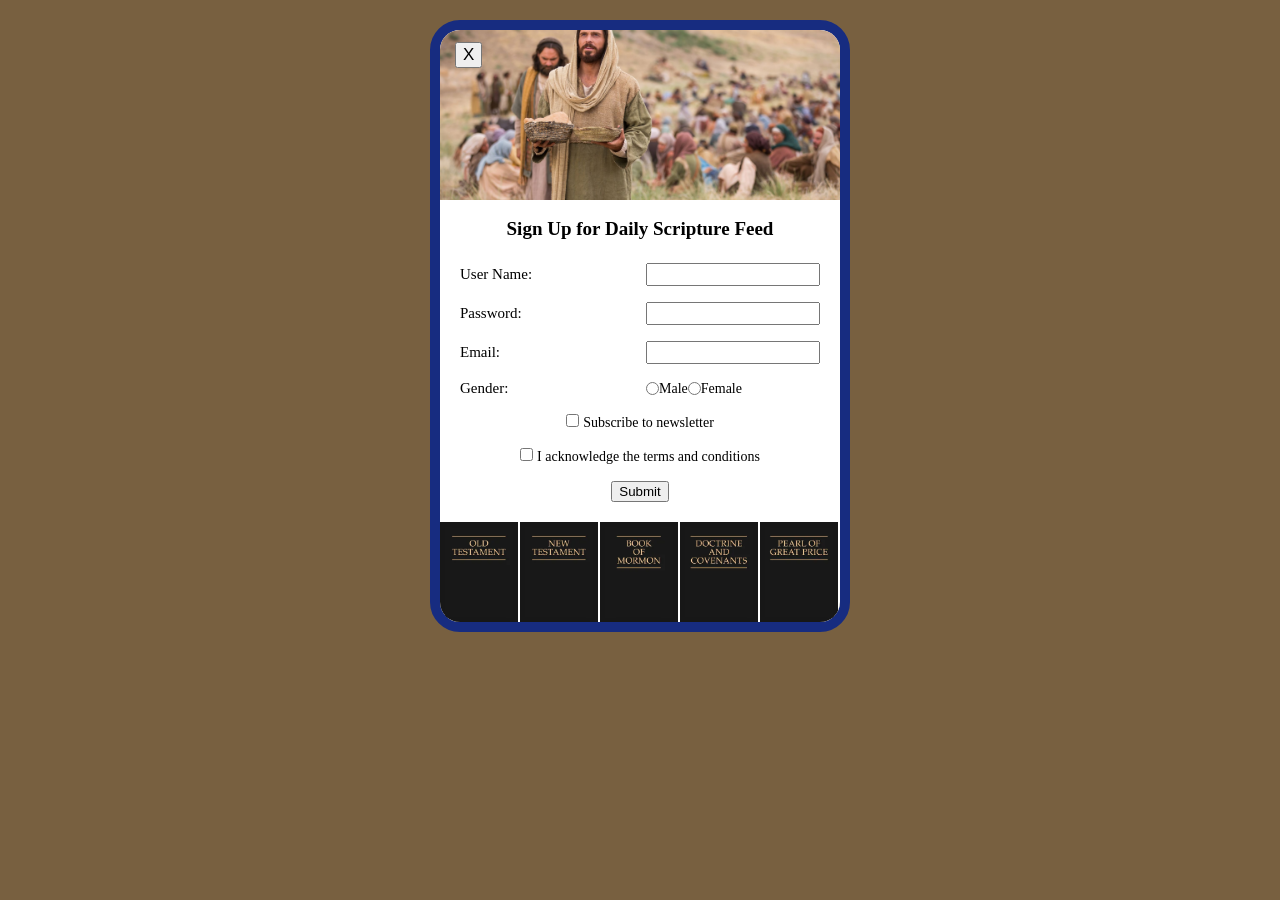
<file: ice/ice6/signup (1).html>
<!DOCTYPE html>
<html lang="en">

<head>
    <meta charset="UTF-8">
    <meta name="viewport" content="width=device-width, initial-scale=1.0">
    <title>Daily Feed Sign Up</title>
    <link rel="stylesheet" href="style.css">



</head>

<body>
    <div id="formContainer">
        <img class="hero" src="jesus_feeds_5000 (1).jpeg" alt="Jesus feeding the multitude">
        <h3>Sign Up for Daily Scripture Feed</h3>
        <form id="myForm">
            <button type="button" id="closeBtn">X</button>
            <label for="username">User Name:</label>
            <input type="text" id="username" name="username" required>

            <label for="password">Password:</label>
            <input type="password" id="password" name="password" required>

            <label for="email">Email:</label>
            <input type="email" id="email" name="email" required>

            <label>Gender:</label>
            <div>
                <input type="radio" id="male" name="gender" value="male" required>
                <label for="male">Male</label>
                <input type="radio" id="female" name="gender" value="female" required>
                <label for="female">Female</label>
            </div>

            <section>
                <input type="checkbox" id="newsletter" name="newsletter">
                <label for="newsletter">Subscribe to newsletter</label>
            </section>

            <section>
                <input type="checkbox" id="conditions" name="conditions" required>
                <label for="conditions">I acknowledge the terms and conditions</label>
            </section>

            <section>
                <button type="submit">Submit</button>
            </section>
        </form>
        <div class="bookImages">
    <img src="old_testament (1).webp" alt="Old Testament">
    <img src="new_testament.webp" alt="New Testament">
    <img src="book_of_mormon (1).webp" alt="Book of Mormon">
    <img src="doctrine_and_covenants.webp" alt="Doctrine and Covenants">
    <img src="pearl_of_great_price (1).webp" alt="Pearl of Great Price">
</div>
    </div>

    <div id="output"></div>

    <script>
        // Here is some Javascript to start looking forward to wdd131
        document.getElementById("closeBtn").addEventListener("click", function () {
            document.getElementById("formContainer").style.display = "none";
         });
        const form = document.getElementById('myForm');
        const output = document.getElementById('output');

        form.addEventListener('submit', function (event) {
            event.preventDefault(); // Stop form from actually submitting

            const formData = new FormData(form);
            const entries = [];

            for (const [key, value] of formData.entries()) {
                if (key == "password") {
                    entries.push(`<strong>${key}</strong>: ${value} (you should probably encrypt the password)`);
                } else {
                    entries.push(`<strong>${key}</strong>: ${value}`);
                }
            }

            output.innerHTML = `
            <br>  
            <h3>Here is the data that would be sent to the server:</h3>
            <ul>
                ${entries.map(item => `<li>${item}</li>`).join('')}
            </ul>
            `;
                });
    </script>

</body>

</html>
</file>
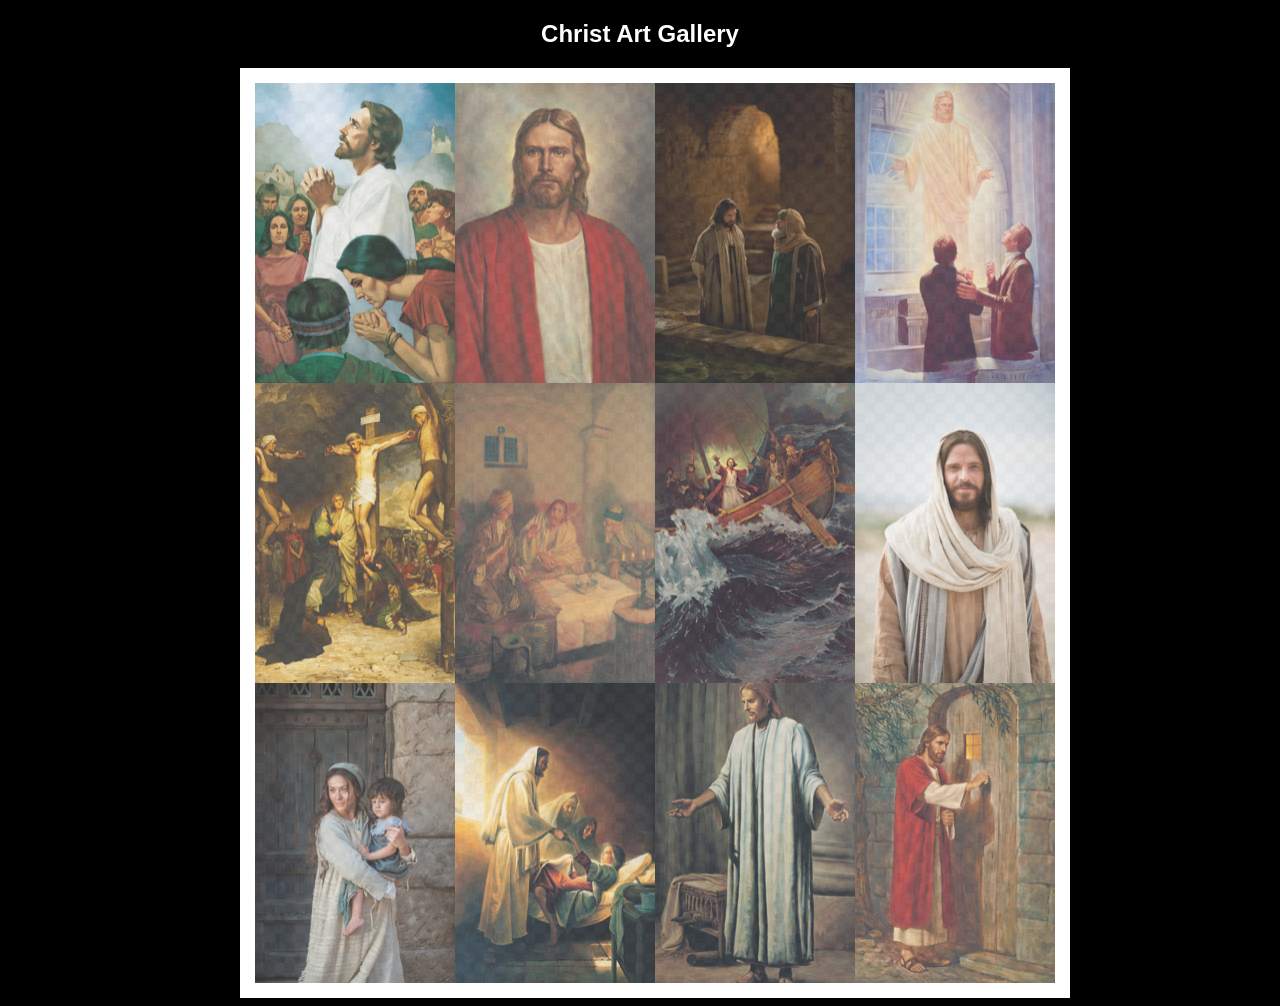
<file: ice/ice7/gallery.html>
<!DOCTYPE html>
<html lang="en">
<head>
    <meta charset="UTF-8">
    <meta name="viewport" content="width=device-width, initial-scale=1.0">
    <title>Images of Christ</title>
    <style>
        body {
            background: black;
        }
        #wrapper{
            width: 800px;
            margin: 0 auto;
        }
        nav {
            color: white;
            text-align: center;
            font-family: Haettenschweiler, 'Arial Narrow Bold', sans-serif;
        }
        #gallery{
            display: grid;
            grid-template-columns: 200px 200px 200px 200px;
            border: 15px solid rgb(255, 255, 255);
            width: 100%;
            background-color: #ddd;
            background-image:
                linear-gradient(45deg, #ccc 26%, transparent 26%), 
                linear-gradient(135deg, #ccc 26%, transparent 26%),
                linear-gradient(45deg, transparent 75%, #ccc 75%),
                linear-gradient(135deg, transparent 75%, #ccc 75%);
            background-size: 20px 20px; /* Must be a square */
            background-position: 0 0, 10px 0, 10px -10px, 0px 10px; 
            
        }
        #gallery a {
            cursor: url('images/christus.png'), pointer;
        }
        #gallery img {
            width: 200px;
            height: 300px;
            opacity:75%;
            display:block;
        }
        #gallery img:hover{
            opacity: 100%;
        }
    </style>
</head>
<body>
    <div id="wrapper">
        <nav>
            <h1>Christ Art Gallery</h1>
        </nav>
        <main>
            <div id="gallery">
                <a href="images/big/img1.png"><img src="images/small/img1.png" alt="Image of Christ"></a>
                <a href="images/big/img2.png"><img src="images/small/img2.png" alt="Image of Christ"></a>
                <a href="images/big/img3.png"><img src="images/small/img3.png" alt="Image of Christ"></a>
                <a href="images/big/img4.png"><img src="images/small/img4.png" alt="Image of Christ"></a>
                <a href="images/big/img5.png"><img src="images/small/img5.png" alt="Image of Christ"></a>
                <a href="images/big/img6.png"><img src="images/small/img6.png" alt="Image of Christ"></a>
                <a href="images/big/img7.png"><img src="images/small/img7.png" alt="Image of Christ"></a>
                <a href="images/big/img8.png"><img src="images/small/img8.png" alt="Image of Christ"></a>
                <a href="images/big/img9.png"><img src="images/small/img9.png" alt="Image of Christ"></a>
                <a href="images/big/img10.png"><img src="images/small/img10.png" alt="Image of Christ"></a>
                <a href="images/big/img11.png"><img src="images/small/img11.png" alt="Image of Christ"></a>
                <a href="images/big/img12.png"><img src="images/small/img12.png" alt="Image of Christ"></a>            </div>
        </main>
    </div>
</body>
</html>
</file>
<file: portal_page/style.css>
/* GENERAL PAGE STYLING */

* {
    box-sizing: border-box;
}

body {
    margin: 0;
    background-color: #F5F1E8;
    color: #172A3A;
    font-family: Arial, sans-serif;
}

h1, h2, h3 {
    font-family: Georgia, serif;
}

h2 {
    font-size: 28px;
    margin-top: 0;
}

p {
    line-height: 1.6;
}

/* HEADER */

header {
    background-color: #172A3A;
    color: #F5F1E8;
    padding: 15px 5%;
}

.header-content {
    max-width: 1200px;
    margin: auto;
    display: flex;
    align-items: center;
    justify-content: space-between;
    flex-wrap: wrap;
    gap: 20px;
}

.branding {
    display: flex;
    align-items: center;
    gap: 15px;
}

.branding img {
    width: 60px;
    height: 60px;
    object-fit: contain;
}

.branding h1 {
    font-size: 25px;
    margin: 0;
}

nav {
    display: flex;
    gap: 25px;
}

nav a {
    color: #F5F1E8;
    text-decoration: none;
    font-size: 16px;
    transition: color 0.2s;
}

nav a:hover {
    color: #5EEAD4;
}

/* WELCOME SECTION */

.hero {
    background: linear-gradient(to bottom, #E9F1F4, #BBD3DF);
    padding: 65px 7%;
    position: relative;
    overflow: hidden;
}

.hero-content {
    max-width: 1000px;
    margin: auto;
    display: flex;
    align-items: center;
    justify-content: center;
    gap: 60px;
    position: relative;
    z-index: 1;
}

/* PROFILE PICTURE */

.hero-image {
    width: 250px;
    height: 250px;
    flex: 0 0 250px;
    overflow: hidden;
    border: 3px solid #4A7899;
    background-color: #D7E5EA;
    border-radius: 8px;
    box-shadow: 0 5px 15px rgba(23, 42, 58, 0.2);
}

.hero-image img {
    width: 100%;
    height: 100%;
    max-width: 100%;
    max-height: 100%;
    object-fit: cover;
    object-position: center;
    display: block;
}

.hero-text {
    max-width: 450px;
}

.hero-text h2 {
    font-size: 40px;
    margin-bottom: 12px;
}

.hero-text p {
    font-size: 18px;
    margin-bottom: 25px;
}

.button {
    display: inline-block;
    background-color: #4A7899;
    color: white;
    padding: 13px 28px;
    text-decoration: none;
    border-radius: 4px;
    transition: background-color 0.2s;
}

.button:hover {
    background-color: #172A3A;
}

/* SECTION STYLING */

.section {
    padding: 45px 7%;
    max-width: 1200px;
    margin: auto;
}

.section > h2 {
    border-bottom: 2px solid #5EEAD4;
    padding-bottom: 12px;
}

.about-intro {
    max-width: 850px;
    margin-bottom: 30px;
    font-size: 17px;
}

/* ABOUT ME CARDS */

.cards {
    display: grid;
    grid-template-columns: repeat(3, minmax(0, 1fr));
    gap: 22px;
}

.info-card {
    background-color: #E5EEF1;
    border: 1px solid #BBD3DF;
    border-radius: 8px;
    padding: 25px;
    text-align: center;
    box-shadow: 0 3px 10px rgba(23, 42, 58, 0.08);
    transition: transform 0.2s, box-shadow 0.2s;
}

.info-card:hover {
    transform: translateY(-5px);
    box-shadow: 0 6px 15px rgba(23, 42, 58, 0.15);
}


.info-card h3 {
    color: #172A3A;
    font-size: 20px;
}

.info-card ul {
    text-align: left;
    padding-left: 20px;
    line-height: 1.9;
}

/* GOALS SECTION */

.goals {
    background-color: #DCE9EE;
    max-width: none;
    padding: 55px 7%;
}

.goals-content {
    max-width: 1050px;
    margin: auto;
    display: grid;
    grid-template-columns: 1fr 1fr;
    gap: 50px;
    align-items: center;
}

.goals-text h2 {
    border-bottom: 2px solid #4A7899;
    padding-bottom: 12px;
}

.goals-text ul {
    padding-left: 22px;
    line-height: 2;
}

.goals-text h3 {
    margin-top: 30px;
}

/* MOUNTAIN ILLUSTRATION */

.mountain-art {
    height: 250px;
    width: 100%;
    position: relative;
    overflow: hidden;
}

.mountain {
    position: absolute;
    bottom: 0;
    width: 0;
    height: 0;
    border-left: 100px solid transparent;
    border-right: 100px solid transparent;
    border-bottom: 150px solid #4A7899;
}

.mountain-one {
    left: 2%;
    border-bottom-color: #4A7899;
}

.mountain-two {
    left: 30%;
    border-left-width: 130px;
    border-right-width: 130px;
    border-bottom-width: 210px;
    border-bottom-color: #172A3A;
}

.mountain-three {
    right: 0;
    border-bottom-color: #6E9DB4;
}

.flag {
    position: absolute;
    left: 59%;
    bottom: 200px;
    height: 35px;
    width: 2px;
    background-color: #172A3A;
}

.flag::after {
    content: "";
    position: absolute;
    top: 0;
    left: 2px;
    width: 20px;
    height: 13px;
    background-color: #D4A84F;
    clip-path: polygon(0 0, 100% 20%, 0 100%);
}

/* PROJECTS */

.project-list {
    display: grid;
    grid-template-columns: repeat(2, 1fr);
    gap: 22px;
}

.project-list article {
    background-color: #E5EEF1;
    padding: 25px;
    border-left: 4px solid #4A7899;
    border-radius: 5px;
}

.project-list h3 {
    margin-top: 0;
}

.project-list a {
    color: #4A7899;
    font-weight: bold;
}

.project-list a:hover {
    color: #172A3A;
}

/* CONTACT FORM */

.contact {
    background-color: white;
    margin-bottom: 40px;
    border-radius: 8px;
}

form {
    display: flex;
    flex-direction: column;
    gap: 12px;
    max-width: 550px;
}

input, textarea {
    width: 100%;
    padding: 13px;
    border: 1px solid #4A7899;
    border-radius: 4px;
    font-family: Arial, sans-serif;
    font-size: 15px;
    background-color: #F5F1E8;
}

textarea {
    resize: vertical;
}

button {
    background-color: #4A7899;
    color: white;
    border: none;
    border-radius: 4px;
    padding: 14px;
    font-size: 16px;
    cursor: pointer;
    transition: background-color 0.2s;
}

button:hover {
    background-color: #172A3A;
}

/* FOOTER */

footer {
    background-color: #172A3A;
    color: #F5F1E8;
    padding: 25px 7%;
}

.footer-content {
    max-width: 1100px;
    margin: auto;
    display: flex;
    justify-content: space-between;
    align-items: center;
    flex-wrap: wrap;
    gap: 15px;
}

footer a {
    color: #F5F1E8;
    text-decoration: none;
}

footer a:hover {
    color: #5EEAD4;
}

footer p {
    margin: 0;
}

/* SMALL SCREENS */

@media (max-width: 750px) {

    .header-content {
        flex-direction: column;
    }

    nav {
        gap: 15px;
        flex-wrap: wrap;
        justify-content: center;
    }

    .hero {
        padding: 40px 6%;
    }

    .hero-content {
        flex-direction: column;
        text-align: center;
        gap: 25px;
    }

    .hero-image {
        width: 220px;
        height: 220px;
        flex: 0 0 220px;
    }

    .hero-text h2 {
        font-size: 32px;
    }

    .cards {
        grid-template-columns: 1fr;
    }

    .goals-content {
        grid-template-columns: 1fr;
    }

    .mountain-art {
        max-width: 400px;
        margin: auto;
    }

    .project-list {
        grid-template-columns: 1fr;
    }

    .section {
        padding: 35px 6%;
    }

    .footer-content {
        flex-direction: column;
        text-align: center;
    }
}
</file>
<file: practices/details/details.css>
#extra-words {
    color: whitesmoke;
}

#cool-fade {
    font-size: 40px;
    background: linear-gradient(to right, black, red, gold);
    color: transparent;
    background-clip: text;
    font-size: 180px;
}

body {
    margin: 0;
    min-height: 100vh;
    background: linear-gradient(to bottom, black, rgb(249, 221, 64));
    background-repeat: no-repeat;
    background-size: 100% 100%;
}

h1 {
    color: white;
    font-size: 60px;
}

p {
    color:darkviolet;
    font-size: 40px;
    
}

img {
    width: 1000px;
    height: auto;
    
}
</file>
<file: wwr/styles/style.css>
#content {

    max-width: 1600px;

    margin: 0 auto;

}

#hero-msg h1, #hero-msg h4 {

    text-align: center;

    color: #F5F1E8;

}

nav a {

    text-align: center;
    color: #5EEAD4;
    text-decoration: none;
    padding: 35px;
}

.button-box {

    text-align: center;

}

main section{

    text-align: center;

}

#background {

    height: 725px;

}

/* This is for all of the colors of the back grounds */

body {
    font-size: 22px;
    background-color: #E8E4D9;
    font-family: Arial, Helvetica, sans-serif;
    margin: 0;
    padding: 0;
}

header {
    display: grid;
    grid-template-columns: 150px auto;
    background-color: rgba(10, 30, 45, .9);

}

nav a:hover {

    background-color: #0B1726;

    color: #F5F1E8;

}

.book, .join{

    background-color: #D4A84F;

    color: #102A43;

    text-decoration: none;
    font-size: 18px;
    padding: 15px 30px;
    margin-top: 50px;
    border-radius: 5px;
}

.book:hover, .join:hover{

    background-color: #B8862D;

    color: #FFFFFF;

}

#background{

    background-color: #123C4A;

}

.msg{

    background-color: #102A43;
    line-height: 1.5em;
    padding: 35px;
}

.home-title{

    color: #102A43;
    font-family: Georgia, "Times New Roman", serif;
    font-size: 2em;
    margin-top: 10px;
}

.msg h2{

    color: #5EEAD4;
    font-family: Georgia, "Times New Roman", serif;
}

.msg p{

    color: #F5F1E8;
    font-size: .8em;
    padding-bottom: 15px;
}

footer{

    background-color: #0B1726;
    color: #D4A84F;
    padding: 25px 50px;
    margin-top: 200px;
    display: flex;
    align-items: center;
}

footer a{

    color: #5EEAD4;

    text-decoration: none;

}

footer a:hover{

    color: #F5F1E8;

}

.icon{

    width: 80px;
    padding-top: 10px;
}

footer p{

    font-size: 1.2em;

}

footer p a:hover{

    text-decoration: underline;

}

h2{
    margin: 0;
}
#logo_link {
    padding-top: 5px;
    justify-self: center;
    align-self: center;
}

footer .social img {
    padding-top: 15px;
}
.rivers-card, .camping-card, .rapids-card {
    margin: 0;
}
.card-img {
    border: 10px solid #D4A84F;
    transition: transform .5s;
    box-shadow: 5px 5px 10px #6f7364;
}
.card-img:hover {
    opacity: .6;
    transform: scale(1.1);
}

main section img {
    box-sizing: border-box;
}
.logo {
    width: 80px;
}
#hero-img {
    width: 100%;
}

nav {
    display: flex;
    justify-content: space-around;
}

#hero-box {
    grid-column: 1/4;
    grid-row: 1/3;
    z-index: -1;
}

#hero-msg h4 {
    color: white;
}

#hero {
    display: grid;
    grid-template-columns: 1fr 3fr 1fr;
    margin-top: -100px; 
}
#hero-msg {
    grid-column: 2/3;
    grid-row: 1/2;
    margin-top: 100px;
}

.home-grid {
    display: grid;
    grid-template-columns: repeat(10, 1fr);
}

.card-img, .mountains {
    width: 100%;
}

.rivers-card {
    grid-column: 2/4;
    grid-row: 2/3;
}

.camping-card {
    grid-column: 5/7;
    grid-row: 2/3;
}

.rapids-card {
    grid-column: 8/10;
    grid-row: 2/3;
}

#background {
    grid-column: 1/11;
    grid-row: 4/9;
}

.mountains {
    width: 100%;
    grid-column: 2/7;
    grid-row: 5/8;
    box-shadow: 5px 5px 10px #6f7364;
}

.msg {
    background-color: #6f7364;
    padding: 35px;
    grid-column: 6/10;
    grid-row: 6/7;
    box-shadow: 5px 5px 10px #6f7364;

}

@media screen and (max-width: 900px) {
    #hero, .home-grid {
        display: block;
        height: auto;
    }
    nav, footer {
        flex-direction: column;
    }
    nav a {
        display: block;
        padding: 15px;
    }
    #hero {
        margin-top: 0;
    }
    #hero-msg {
        margin-top: 0;
    }
    #hero-msg h4 {
        display: none;
    }
    #hero-msg h1 {
        color: #6f7364;
    }
    .home-title {
        font-size: 25px;
    }
    .rivers-card, .camping-card, .rapids-card { 
        margin: 50px auto;
        width: 60%;
    }
    #background {
        display: none;
    }
    .mountains, .msg {
        width: 80%;
        display: block;
        margin: 0 auto;
    }
    footer {
        margin-top: 25px;
    }
}
</file>
<file: ice/ice1/prophet_card.css>
body {
    background-color: #FFECD7;
    font-family: Helvetica, Arial, sans-serif;
}

#content {
    max-width: 320px;
    margin: 30px auto;
    padding: 25px;
    background-color: #008DB1;
    border: 5px solid #004E63;
    border-radius: 30px;
    text-align: center;
}

h1 {
    color: #FFFFFF;
    font-size: 40px;
    margin-bottom: 5px;
}

h2 a {
    color: #91E4FB;
    font-size: 18px;
    font-weight: normal;
    text-decoration: none;
}

#content img {
    width: 260px;
    max-width: 100%;
    border: 4px solid #FFFFFF;
    margin-top: 10px;
}

ul {
    display: inline-block;
    color: #FFFFFF;
    text-align: left;
    font-size: 20px;
    padding-left: 25px;
}

h3 {
    color: #FFD783;
    font-family: "Brush Script MT", cursive;
    font-size: 20px;
    font-weight: normal;
    line-height: 1.6;
}
</file>
<file: ice/ice3/styles.css>
body {
    background-color: #eee5f7;
    color: #333333;
    font-family: Arial, sans-serif;
    margin: 0;
    padding: 20px;
}

#wrapper {
    max-width: 1000px;
    margin: 0 auto;
    background-color: white;
    border: 2px solid #704090;
}

header {
    background-color: orange;
    padding: 20px;
    text-align: center;
    border-bottom: 4px solid #f59a23;
}

nav ul {
    list-style: none;
    padding: 0;
    display: flex;
}
</file>
<file: ice/ice4/positionstyles.css>
/* CSS - Name: "positionstyles.css" */

/* Activity 1 styles */
.content1 {
  display: grid;
  grid-template-columns: 1fr 1fr;
  grid-template-rows: 100px 200px 200px 100px;
  row-gap: 10px;
}

.red1 {
  width: 100%;
  height: 100%;
  background-color: red;
  grid-column: 1 / 3;
}

.green1 {
  width: 70%;
  height: 90%;
  background-color: green;
  justify-self: center;
}

.yellow1 {
  width: 70%;
  height: 90%;
  background-color: gold;
  justify-self: center;
}

.blue1 {
  width: 100%;
  height: 100%;
  background-color: blue;
  grid-column: 1 / 3;
}


/* Activity 2 styles */
.content2 {
  position: relative;
  height: 260px;
}

.red2 {
  width: 100px;
  height: 100px;
  background-color: red;
  position: absolute;
  top: 0;
  left: 0;
}

.green2 {
  width: 100px;
  height: 100px;
  background-color: green;
  position: absolute;
  top: 50px;
  left: 50px;
}

.yellow2 {
  width: 100px;
  height: 100px;
  background-color: gold;
  position: absolute;
  top: 100px;
  left: 100px;
}

.blue2 {
  width: 100px;
  height: 100px;
  background-color: blue;
  position: absolute;
  top: 150px;
  left: 150px;
}


/* Activity 3 styles */
.content3 {
  display: grid;
  grid-template-columns: 45% 10% 45%;
  grid-template-rows: 100px 200px 100px;
}

.red3 {
  width: 100%;
  height: 100%;
  background-color: red;
  grid-column: 1 / 4;
}

.green3 {
  width: 100%;
  height: 100%;
  background-color: green;
  grid-column: 1;
}

.yellow3 {
  width: 100%;
  height: 100%;
  background-color: gold;
  grid-column: 3;
}

.blue3 {
  width: 100%;
  height: 100%;
  background-color: blue;
  grid-column: 1 / 4;
}


/* Activity 4 styles */
.content4 {
  display: grid;
  grid-template-columns: 1fr 1fr;
  grid-template-rows: 1fr 1fr 1fr;
  height: 400px;
}

.red4 {
  width: 100%;
  height: 100%;
  background-color: red;
  grid-column: 1;
  grid-row: 1 / 4;
}

.green4 {
  width: 100%;
  height: 100%;
  background-color: green;
  grid-column: 2;
  grid-row: 1;
}

.yellow4 {
  width: 100%;
  height: 100%;
  background-color: gold;
  grid-column: 2;
  grid-row: 2;
}

.blue4 {
  width: 100%;
  height: 100%;
  background-color: blue;
  grid-column: 2;
  grid-row: 3;
}


/* Activity 5 styles */
.content5 {
  height: 400px;
}

.red5 {
  width: 100%;
  height: 100px;
  background-color: red;
}

.green5 {
  width: 200px;
  height: 200px;
  background-color: green;
  float: left;
}

.yellow5 {
  width: 100%;
  background-color: gold;
}

.blue5 {
  width: 100%;
  height: 100px;
  background-color: blue;
  clear: both;
}


/* Activity 6 styles */
.content6 {
  display: grid;
  grid-template-columns: repeat(6, 100px);
  grid-template-rows: repeat(6, 100px);
}

.red6 {
  width: 400px;
  height: 200px;
  background-color: red;
  grid-column: 1 / 5;
  grid-row: 1 / 3;
  z-index: 1;
}

.green6 {
  width: 200px;
  height: 200px;
  background-color: green;
  grid-column: 1 / 3;
  grid-row: 5 / 7;
  z-index: 2;
}

.yellow6 {
  width: 200px;
  height: 400px;
  background-color: gold;
  grid-column: 5 / 7;
  grid-row: 3 / 7;
  z-index: 2;
}

.blue6 {
  width: 400px;
  height: 400px;
  background-color: blue;
  grid-column: 2 / 6;
  grid-row: 2 / 6;
  z-index: 3;
}
</file>
<file: ice/ice5/style.css>
/* Denmark */
#denmark {
    display: grid;
    grid-template-columns: 1fr 2fr 4fr;
    grid-template-rows: 1fr 1fr;
    height: 200px;
    width: 300px;
    background: white;
    gap: 10px;
}

#dred1 {
    background: red;
    grid-column: 1 / 2;
    grid-row: 1 / 2;
}

#dred2 {
    background: red;
    grid-column: 1 / 2;
    grid-row: 2 / 3;
}

#dred3 {
    background: red;
    grid-column: 2 / 4;
    grid-row: 1 / 2;
}

#dred4 {
    background: red;
    grid-column: 2 / 4;
    grid-row: 2 / 3;
}

/* Finland */
#finland {
    display: grid;
    grid-template-columns: 1fr 2fr 4fr;
    grid-template-rows: 1fr 1fr;
    height: 200px;
    width: 300px;
    background: #003580;
    gap: 10px;
}

#fwhite1 {
    background: white;
    grid-column: 1 / 2;
    grid-row: 1 / 2;
}

#fwhite2 {
    background: white;
    grid-column: 1 / 2;
    grid-row: 2 / 3;
}

#fwhite3 {
    background: white;
    grid-column: 2 / 4;
    grid-row: 1 / 2;
}

#fwhite4 {
    background: white;
    grid-column: 2 / 4;
    grid-row: 2 / 3;
}

/* Benin */
#benin {
    display: grid;
    grid-template-columns: 2fr 3fr;
    grid-template-rows: 1fr 1fr;
    height: 200px;
    width: 300px;
}

#bgreen {
    background: #008751;
    grid-column: 1 / 2;
    grid-row: 1 / 3;
}

#byellow {
    background: #fcd116;
    grid-column: 2 / 3;
    grid-row: 1 / 2;
}

#bred {
    background: #e8112d;
    grid-column: 2 / 3;
    grid-row: 2 / 3;
}
</file>
<file: ice/ice6/style.css>
* {
    margin: 0;
    box-sizing: border-box;
}

body {
    background: rgb(120, 96, 64);
    font-family: Georgia, serif;
}

#formContainer {
    width: 420px;
    margin: 20px auto;
    background: white;
    border: 10px solid #172c80;
    border-radius: 30px;
    overflow: hidden;
    position: relative;
}

/* Top picture */
.hero {
    width: 100%;
    height: 170px;
    object-fit: cover;
    display: block;
}

/* Form heading */
h3 {
    text-align: center;
    padding: 18px 10px;
    font-size: 19px;
}

/* Form layout */
form {
    display: grid;
    grid-template-columns: 1fr 1fr;
    gap: 16px 12px;
    padding: 5px 20px 20px;
}

/* Labels */
form > label {
    align-self: center;
    font-size: 15px;
}

/* Text boxes */
form > input {
    width: 100%;
    height: 23px;
}

/* Gender choices */
form > div {
    display: flex;
    align-items: center;
    font-size: 14px;
}

/* Checkboxes and submit button */
form section {
    grid-column: 1 / 3;
    text-align: center;
}

form section label {
    font-size: 14px;
}

/* Close button */
#closeBtn {
    position: absolute;
top: 12px;    left: 15px;
    font-size: 17px;
    cursor: pointer;
}

/* Bottom images */
.bookImages {
    display: grid;
    grid-template-columns: repeat(5, 1fr);
    height: 100px;
    background: #171717;
}

.bookImages img {
    width: 100%;
    height: 100%;
    object-fit: contain;
    padding: 5px;
    border-right: 2px solid white;
}

/* Submitted information */
#output {
    width: 420px;
    margin: 20px auto;
    color: white;
}
</file>
